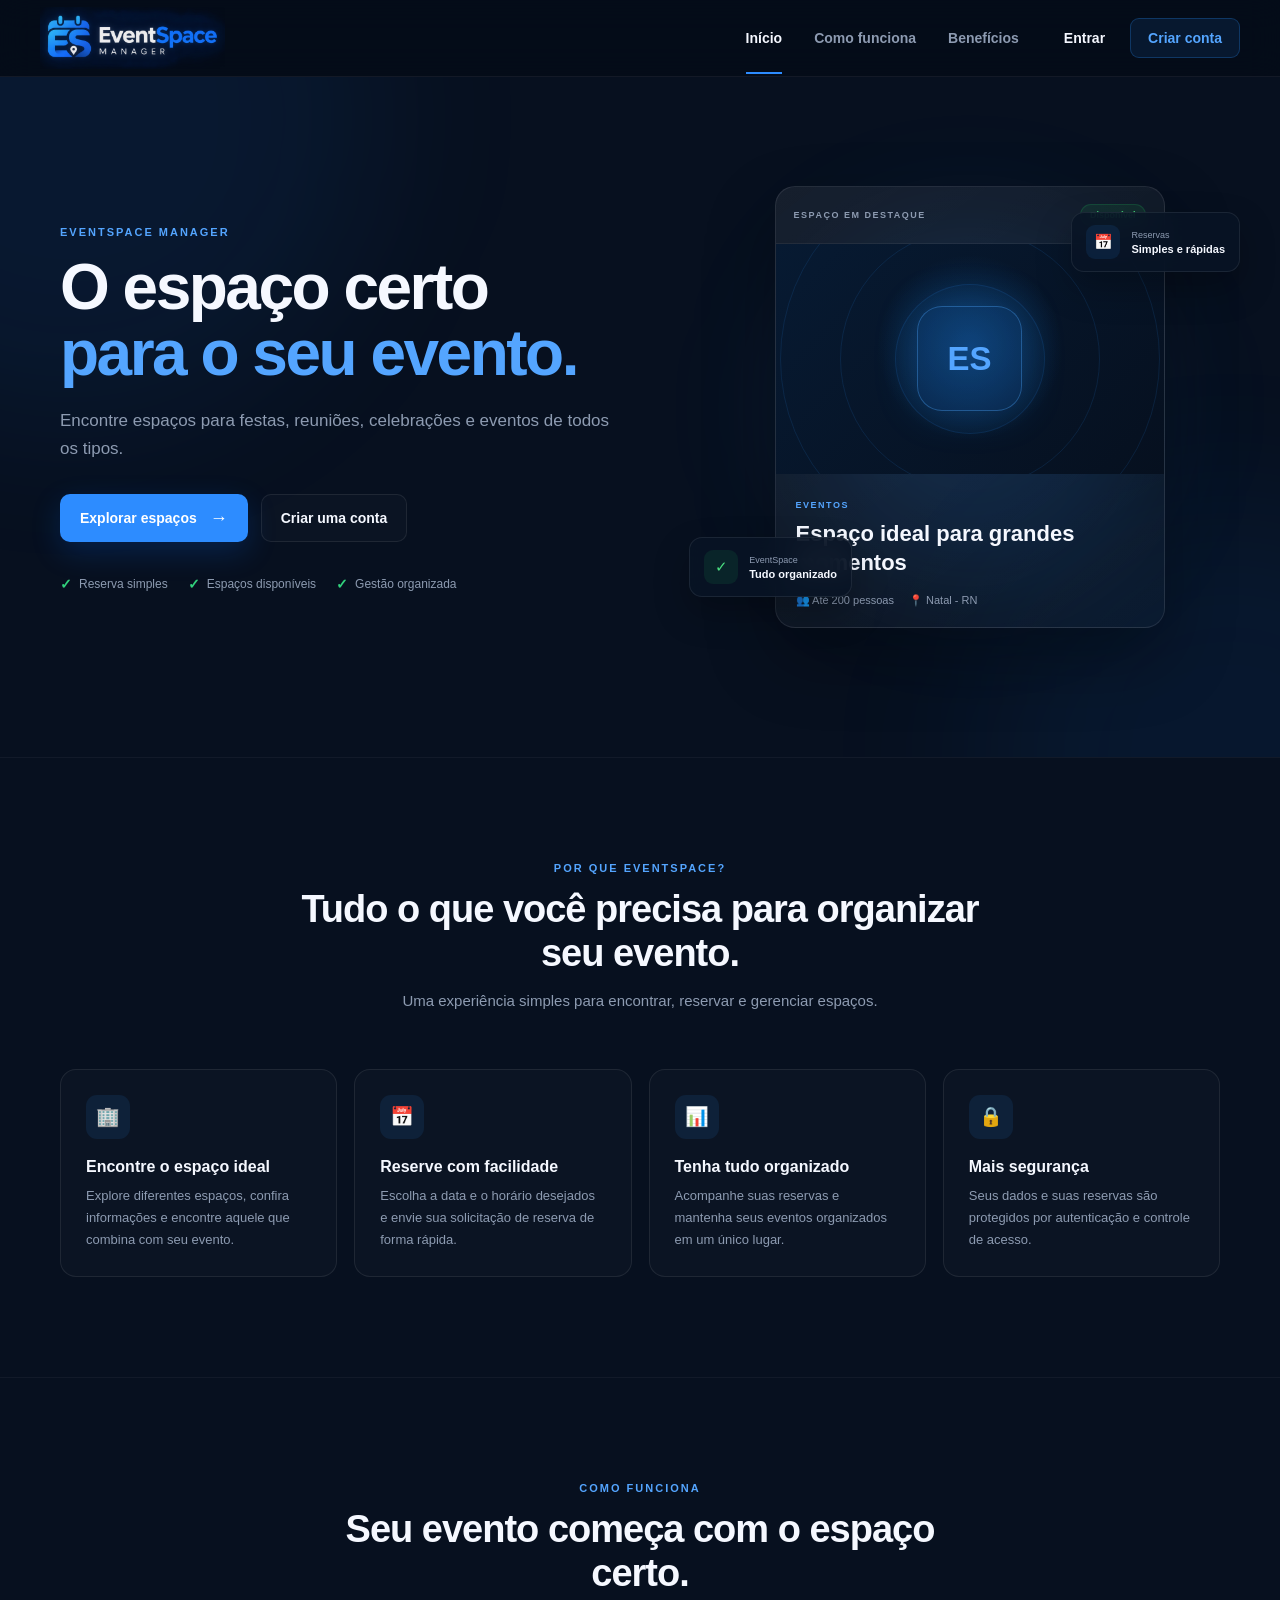
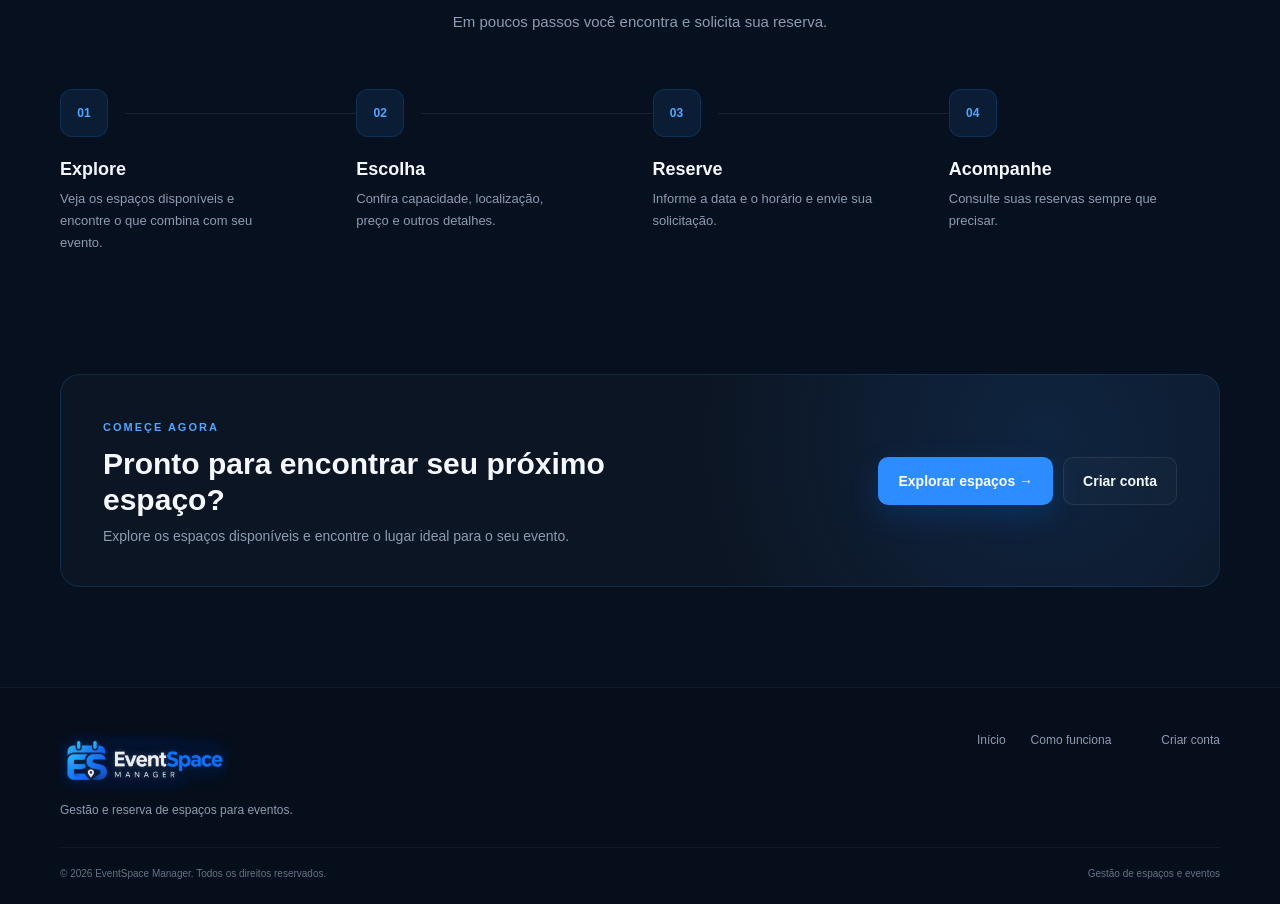
<file: index.html>
<!DOCTYPE html>
<html lang="pt-BR">

<head>

    <meta charset="UTF-8">

    <meta
        name="viewport"
        content="width=device-width, initial-scale=1.0"
    >

    <title>
        EventSpace Manager | Encontre o espaço ideal
    </title>

    <link
        rel="stylesheet"
        href="css/style.css"
    >

    <link
        rel="stylesheet"
        href="css/home.css"
    >

</head>


<body class="pagina-home">


<!-- =========================================
     HEADER
========================================= -->

<header class="home-header">

    <div class="home-header-container">

        <a
            href="index.html"
            class="home-logo"
        >

            <img
                src="img/logo-eventspace.png"
                alt="EventSpace Manager"
            >

        </a>


        <nav class="home-nav">

            <a
                href="#inicio"
                class="home-nav-link ativo"
            >
                Início
            </a>

            <a
                href="#como-funciona"
                class="home-nav-link"
            >
                Como funciona
            </a>

            <a
                href="#beneficios"
                class="home-nav-link"
            >
                Benefícios
            </a>

        </nav>


        <div class="home-header-acoes">

            <a
                href="login.html"
                class="home-login"
            >
                Entrar
            </a>

            <a
                href="cadastro.html"
                class="home-cadastro"
            >
                Criar conta
            </a>

        </div>

    </div>

</header>



<!-- =========================================
     HERO
========================================= -->

<main>

<section
    id="inicio"
    class="home-hero"
>

    <div class="home-container">

        <div class="home-hero-content">

            <span class="home-tag">
                EVENTSPACE MANAGER
            </span>


            <h1>

                O espaço certo
                <br>

                <span>
                    para o seu evento.
                </span>

            </h1>


            <p>

                Encontre espaços para festas,
                reuniões, celebrações e eventos
                de todos os tipos.

            </p>


            <div class="home-hero-acoes">

                <a
                    href="espacos.html"
                    class="home-btn-principal"
                >

                    <span>
                        Explorar espaços
                    </span>

                    <strong>
                        →
                    </strong>

                </a>


                <a
                    href="cadastro.html"
                    class="home-btn-secundario"
                >

                    Criar uma conta

                </a>

            </div>


            <div class="home-confianca">

                <div class="home-confianca-item">

                    <strong>
                        ✓
                    </strong>

                    <span>
                        Reserva simples
                    </span>

                </div>


                <div class="home-confianca-item">

                    <strong>
                        ✓
                    </strong>

                    <span>
                        Espaços disponíveis
                    </span>

                </div>


                <div class="home-confianca-item">

                    <strong>
                        ✓
                    </strong>

                    <span>
                        Gestão organizada
                    </span>

                </div>

            </div>

        </div>



        <!-- VISUAL DO HERO -->

        <div class="home-hero-visual">

            <div class="home-glow"></div>


            <div class="home-visual-card">

                <div class="home-visual-top">

                    <span>
                        ESPAÇO EM DESTAQUE
                    </span>

                    <div class="home-status">
                        Disponível
                    </div>

                </div>


                <div class="home-visual-image">

                    <div class="home-visual-logo">
                        ES
                    </div>

                    <div class="home-visual-decoration decoration-1"></div>

                    <div class="home-visual-decoration decoration-2"></div>

                    <div class="home-visual-decoration decoration-3"></div>

                </div>


                <div class="home-visual-info">

                    <span>
                        EVENTOS
                    </span>

                    <h3>
                        Espaço ideal para
                        grandes momentos
                    </h3>


                    <div class="home-visual-details">

                        <span>
                            👥 Até 200 pessoas
                        </span>

                        <span>
                            📍 Natal - RN
                        </span>

                    </div>

                </div>

            </div>


            <div class="home-floating-card card-calendar">

                <div class="floating-icon">
                    📅
                </div>

                <div>

                    <small>
                        Reservas
                    </small>

                    <strong>
                        Simples e rápidas
                    </strong>

                </div>

            </div>


            <div class="home-floating-card card-check">

                <div class="floating-check">
                    ✓
                </div>

                <div>

                    <small>
                        EventSpace
                    </small>

                    <strong>
                        Tudo organizado
                    </strong>

                </div>

            </div>

        </div>

    </div>

</section>



<!-- =========================================
     BENEFÍCIOS
========================================= -->

<section
    id="beneficios"
    class="home-beneficios"
>

    <div class="home-container">

        <div class="home-section-header">

            <span class="home-tag">
                POR QUE EVENTSPACE?
            </span>

            <h2>
                Tudo o que você precisa
                para organizar seu evento.
            </h2>

            <p>
                Uma experiência simples para encontrar,
                reservar e gerenciar espaços.
            </p>

        </div>


        <div class="home-beneficios-grid">


            <article class="home-beneficio-card">

                <div class="beneficio-icone">
                    🏢
                </div>

                <h3>
                    Encontre o espaço ideal
                </h3>

                <p>
                    Explore diferentes espaços,
                    confira informações e encontre
                    aquele que combina com seu evento.
                </p>

            </article>


            <article class="home-beneficio-card">

                <div class="beneficio-icone">
                    📅
                </div>

                <h3>
                    Reserve com facilidade
                </h3>

                <p>
                    Escolha a data e o horário desejados
                    e envie sua solicitação de reserva
                    de forma rápida.
                </p>

            </article>


            <article class="home-beneficio-card">

                <div class="beneficio-icone">
                    📊
                </div>

                <h3>
                    Tenha tudo organizado
                </h3>

                <p>
                    Acompanhe suas reservas e mantenha
                    seus eventos organizados em um único
                    lugar.
                </p>

            </article>


            <article class="home-beneficio-card">

                <div class="beneficio-icone">
                    🔒
                </div>

                <h3>
                    Mais segurança
                </h3>

                <p>
                    Seus dados e suas reservas são
                    protegidos por autenticação e
                    controle de acesso.
                </p>

            </article>


        </div>

    </div>

</section>



<!-- =========================================
     COMO FUNCIONA
========================================= -->

<section
    id="como-funciona"
    class="home-como-funciona"
>

    <div class="home-container">

        <div class="home-section-header">

            <span class="home-tag">
                COMO FUNCIONA
            </span>

            <h2>
                Seu evento começa
                com o espaço certo.
            </h2>

            <p>
                Em poucos passos você encontra
                e solicita sua reserva.
            </p>

        </div>


        <div class="home-passos">


            <div class="home-passo">

                <div class="passo-numero">
                    01
                </div>

                <div class="passo-linha"></div>

                <h3>
                    Explore
                </h3>

                <p>
                    Veja os espaços disponíveis
                    e encontre o que combina
                    com seu evento.
                </p>

            </div>


            <div class="home-passo">

                <div class="passo-numero">
                    02
                </div>

                <div class="passo-linha"></div>

                <h3>
                    Escolha
                </h3>

                <p>
                    Confira capacidade, localização,
                    preço e outros detalhes.
                </p>

            </div>


            <div class="home-passo">

                <div class="passo-numero">
                    03
                </div>

                <div class="passo-linha"></div>

                <h3>
                    Reserve
                </h3>

                <p>
                    Informe a data e o horário
                    e envie sua solicitação.
                </p>

            </div>


            <div class="home-passo">

                <div class="passo-numero">
                    04
                </div>

                <h3>
                    Acompanhe
                </h3>

                <p>
                    Consulte suas reservas
                    sempre que precisar.
                </p>

            </div>


        </div>

    </div>

</section>



<!-- =========================================
     CHAMADA FINAL
========================================= -->

<section class="home-cta">

    <div class="home-container">

        <div class="home-cta-box">

            <div>

                <span class="home-tag">
                    COMEÇE AGORA
                </span>

                <h2>
                    Pronto para encontrar
                    seu próximo espaço?
                </h2>

                <p>
                    Explore os espaços disponíveis
                    e encontre o lugar ideal para
                    o seu evento.
                </p>

            </div>


            <div class="home-cta-acoes">

                <a
                    href="espacos.html"
                    class="home-btn-principal"
                >
                    Explorar espaços →
                </a>

                <a
                    href="cadastro.html"
                    class="home-btn-secundario"
                >
                    Criar conta
                </a>

            </div>

        </div>

    </div>

</section>

</main>



<!-- =========================================
     FOOTER
========================================= -->

<footer class="home-footer">

    <div class="home-container">

        <div class="home-footer-content">

            <div class="home-footer-brand">

                <img
                    src="img/logo-eventspace.png"
                    alt="EventSpace Manager"
                >

                <p>
                    Gestão e reserva de espaços
                    para eventos.
                </p>

            </div>


            <div class="home-footer-links">

                <a href="#inicio">
                    Início
                </a>

                <a href="#como-funciona">
                    Como funciona
                </a>

                <a href="login.html"
                    Entrar
                
                </a>

                <a href="cadastro.html">
                    Criar conta
                </a>

            </div>

        </div>


        <div class="home-footer-bottom">

            <span>
                © 2026 EventSpace Manager.
                Todos os direitos reservados.
            </span>

            <span>
                Gestão de espaços e eventos
            </span>

        </div>

    </div>

</footer>


</body>

</html>
</file>
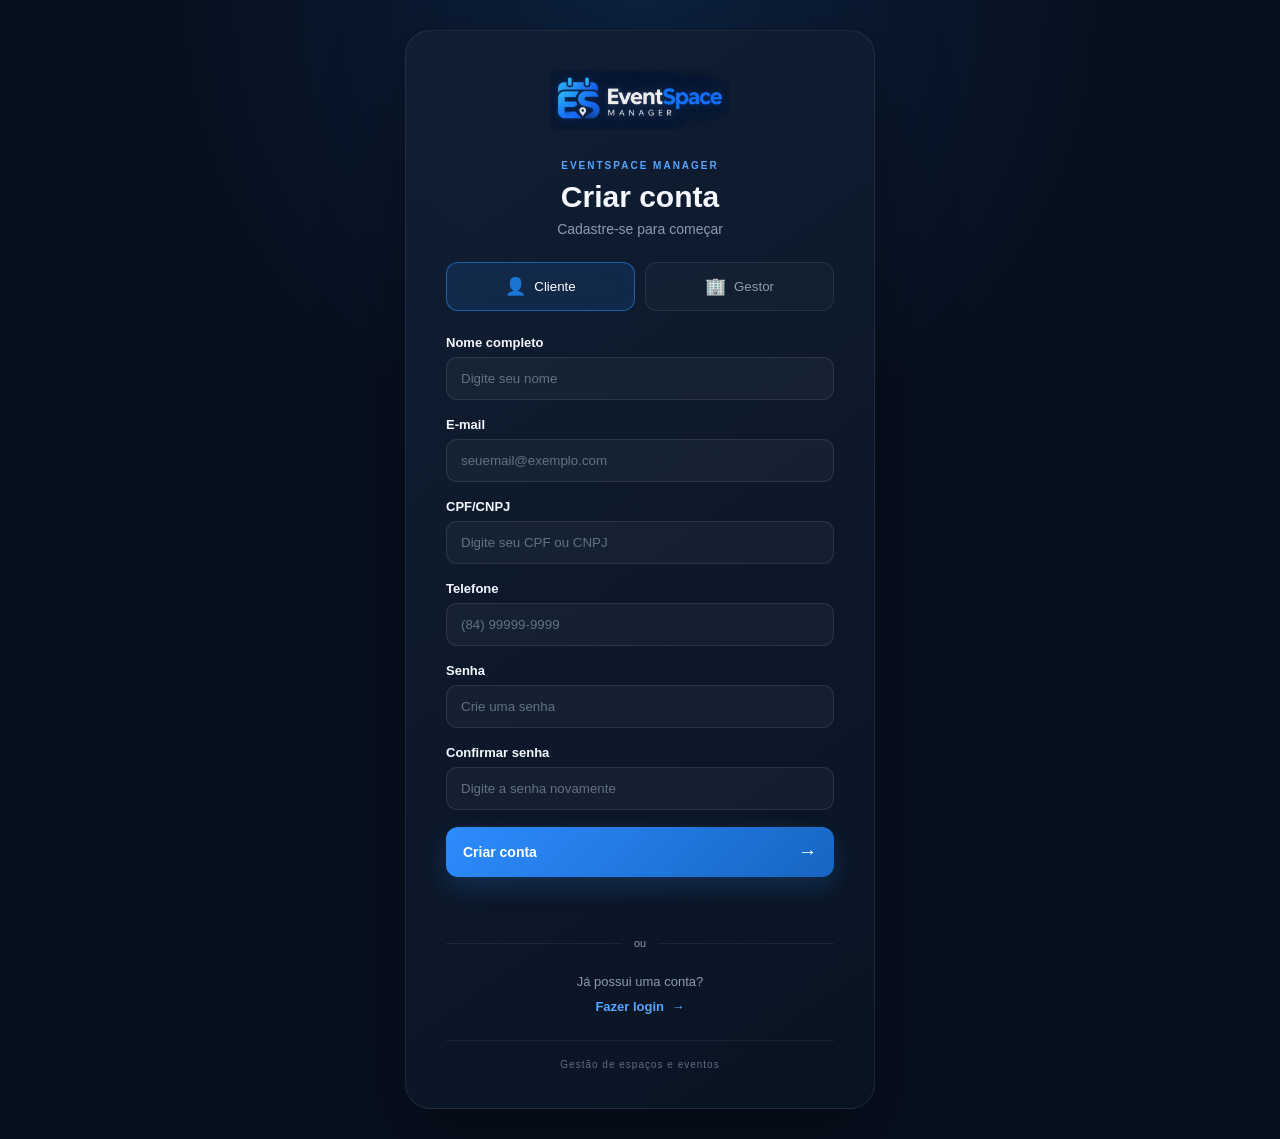
<file: cadastro.html>
<!DOCTYPE html>
<html lang="pt-BR">

<head>

    <meta charset="UTF-8">

    <meta
        name="viewport"
        content="width=device-width, initial-scale=1.0"
    >

    <title>Cadastro | EventSpace Manager</title>

    <link
        rel="stylesheet"
        href="css/style.css"
    >

</head>

<body class="pagina-autenticacao">

    <main class="auth-container">

        <section class="auth-card cadastro-card">

            <div class="logo-auth">

                <img
                    src="img/logo-eventspace.png"
                    alt="EventSpace Manager"
                >

            </div>


            <div class="auth-header">

                <span class="auth-tag">
                    EVENTSPACE MANAGER
                </span>

                <h1>
                    Criar conta
                </h1>

                <p>
                    Cadastre-se para começar
                </p>

            </div>


            <div class="tipo-usuario">

                <button
                    type="button"
                    id="btnCliente"
                    class="tipo-btn ativo"
                >

                    <span class="tipo-icone">
                        👤
                    </span>

                    <span>
                        Cliente
                    </span>

                </button>


                <button
                    type="button"
                    id="btnGestor"
                    class="tipo-btn"
                >

                    <span class="tipo-icone">
                        🏢
                    </span>

                    <span>
                        Gestor
                    </span>

                </button>

            </div>


            <form id="formCadastro">

                <div class="campo">

                    <label for="nome">
                        Nome completo
                    </label>

                    <input
                        type="text"
                        id="nome"
                        placeholder="Digite seu nome"
                        required
                    >

                </div>


                <div class="campo">

                    <label for="email">
                        E-mail
                    </label>

                    <input
                        type="email"
                        id="email"
                        placeholder="seuemail@exemplo.com"
                        required
                    >

                </div>


                <div class="campo">

                    <label for="documento">
                        CPF/CNPJ
                    </label>

                    <input
                        type="text"
                        id="documento"
                        placeholder="Digite seu CPF ou CNPJ"
                        required
                    >

                </div>


                <div class="campo">

                    <label for="telefone">
                        Telefone
                    </label>

                    <input
                        type="tel"
                        id="telefone"
                        placeholder="(84) 99999-9999"
                        required
                    >

                </div>


                <div class="campo">

                    <label for="senha">
                        Senha
                    </label>

                    <input
                        type="password"
                        id="senha"
                        placeholder="Crie uma senha"
                        minlength="6"
                        required
                    >

                </div>


                <div class="campo">

                    <label for="confirmarSenha">
                        Confirmar senha
                    </label>

                    <input
                        type="password"
                        id="confirmarSenha"
                        placeholder="Digite a senha novamente"
                        minlength="6"
                        required
                    >

                </div>


                <button
                    type="submit"
                    class="btn-principal"
                >

                    <span>
                        Criar conta
                    </span>

                    <strong>
                        →
                    </strong>

                </button>


                <p
                    id="mensagem"
                    class="mensagem"
                ></p>

            </form>


            <div class="separador">
                <span>ou</span>
            </div>


            <div class="auth-footer">

                <p>
                    Já possui uma conta?
                </p>

                <a href="index.html">
                    Fazer login
                    <span>→</span>
                </a>

            </div>


            <div class="auth-bottom">
                Gestão de espaços e eventos
            </div>

        </section>

    </main>


    <script src="js/cadastro.js"></script>

</body>

</html>
</file>
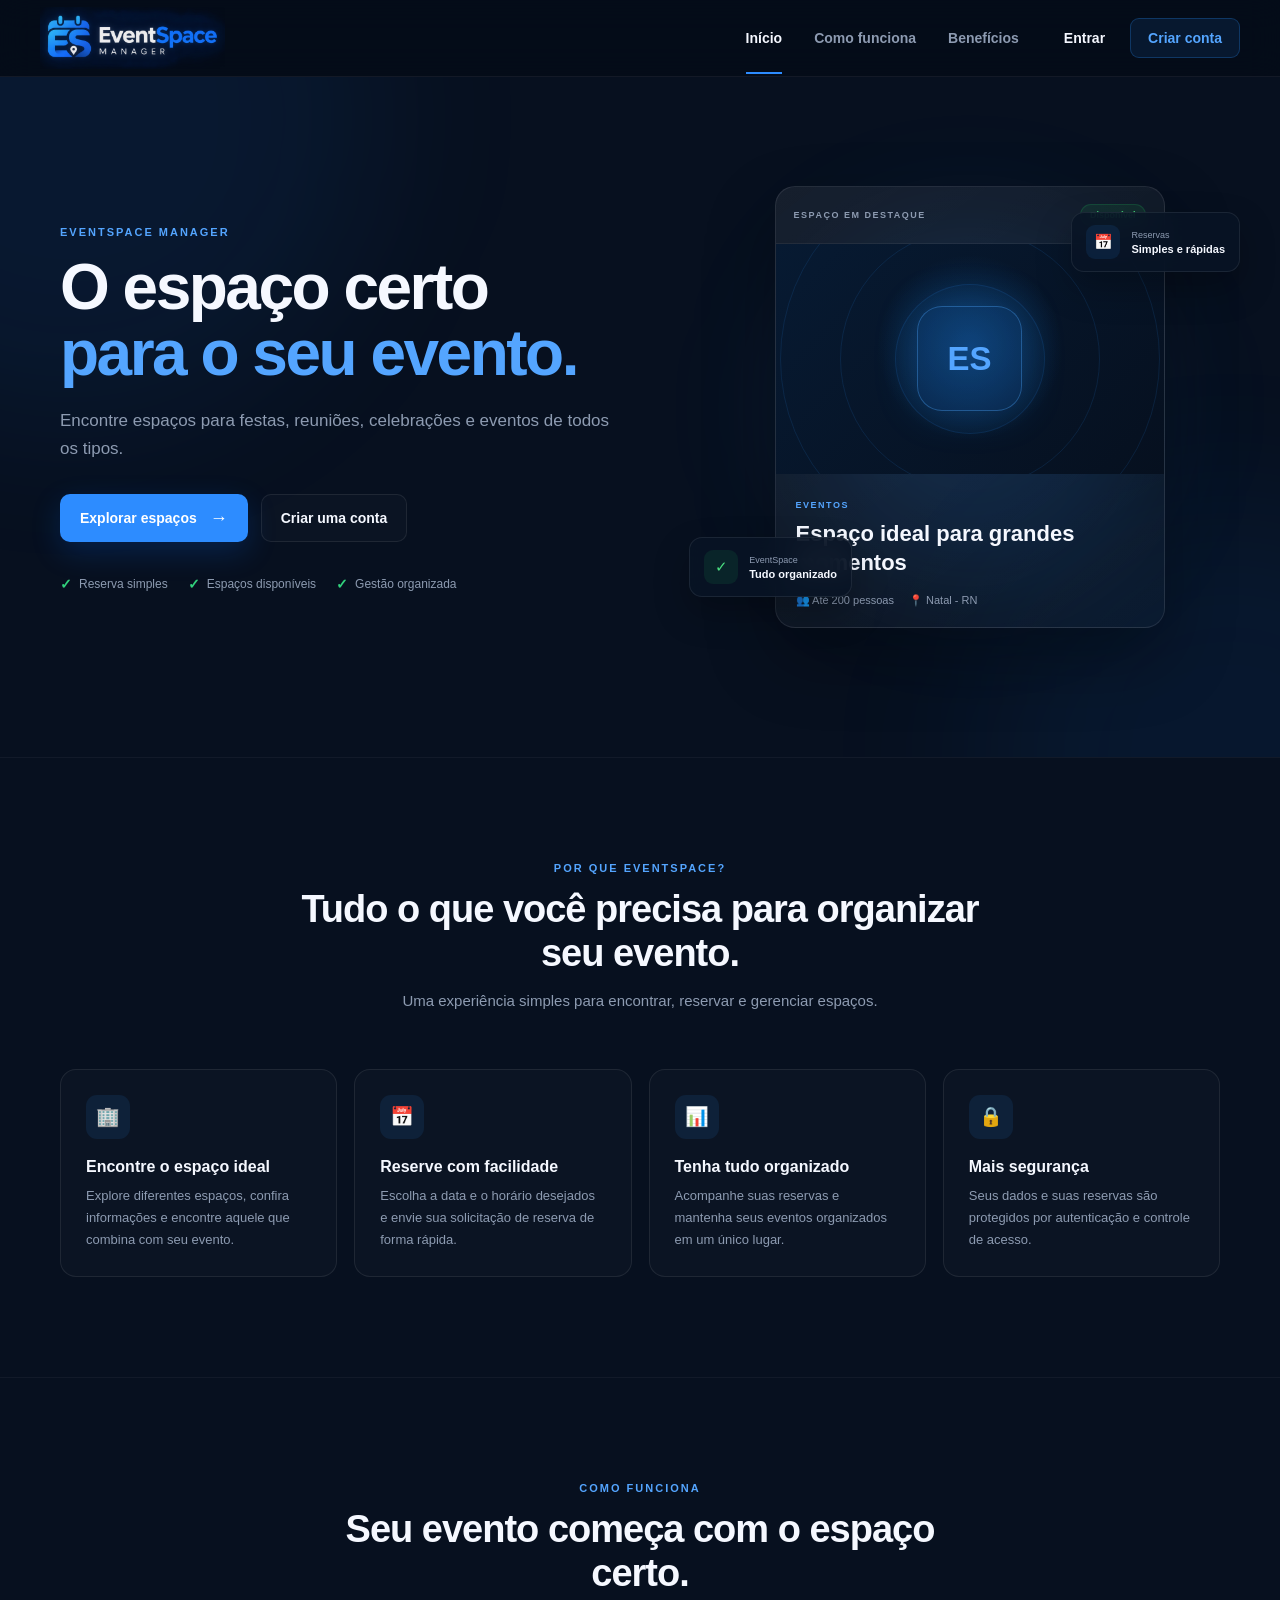
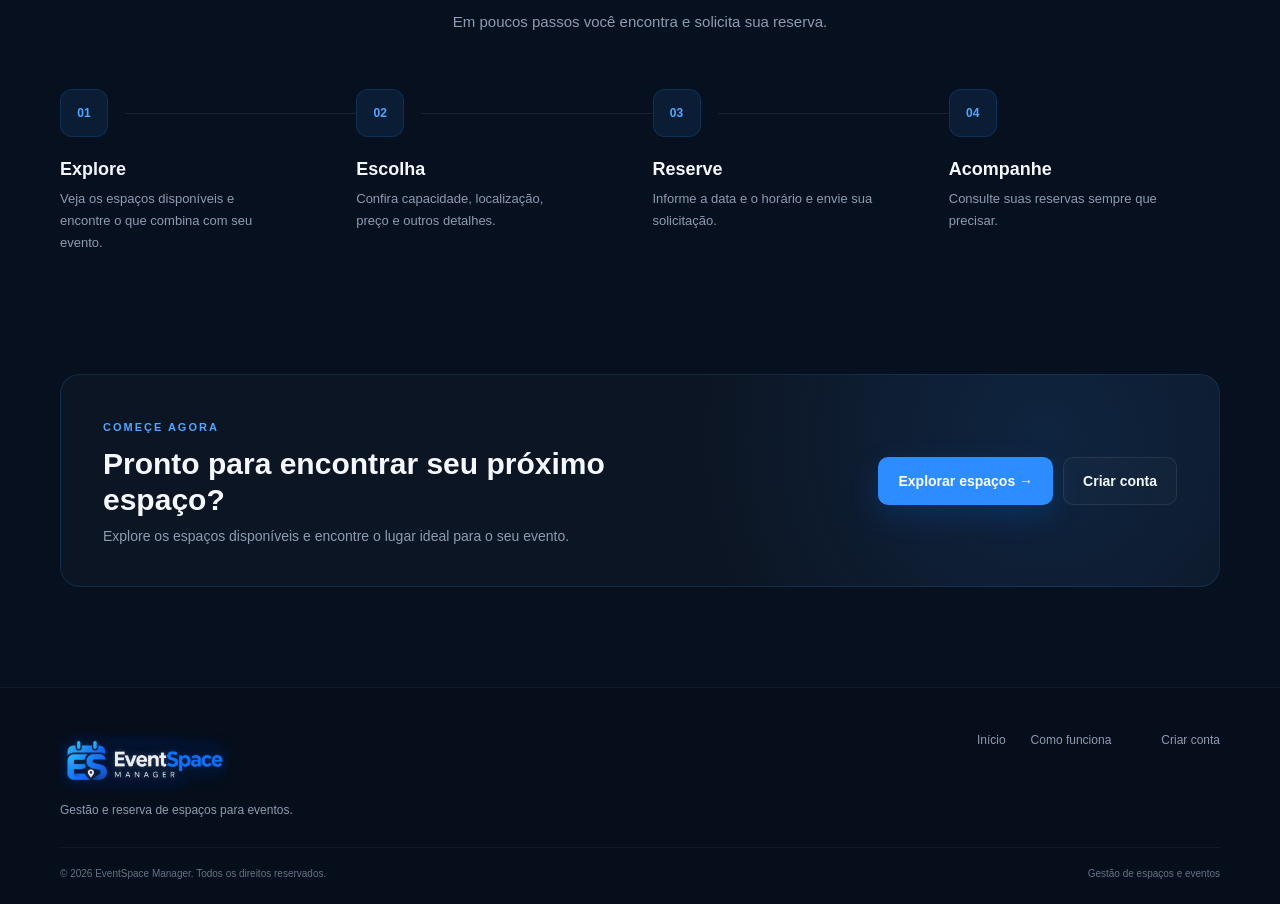
<file: detalhes-espaco.html>
<!DOCTYPE html>
<html lang="pt-BR">

<head>

    <meta charset="UTF-8">

    <meta
        name="viewport"
        content="width=device-width, initial-scale=1.0"
    >

    <title>Detalhes do Espaço | EventSpace Manager</title>

    <link
        rel="stylesheet"
        href="css/style.css"
    >

</head>


<body class="pagina-detalhes">


<header class="topo">

    <a
        href="espacos.html"
        class="topo-logo"
    >

        <img
            src="img/logo-eventspace.png"
            alt="EventSpace Manager"
        >

    </a>


    <nav class="menu">

        <a
            href="espacos.html"
            class="menu-link"
        >
            Explorar espaços
        </a>

        <a
            href="minhas-reservas.html"
            class="menu-link"
        >
            Minhas reservas
        </a>

    </nav>


    <div class="usuario-menu">

        <div class="avatar-usuario">
            👤
        </div>

        <div class="dados-usuario">

            <span>
                Olá,
            </span>

            <strong id="nomeUsuario">
                Usuário
            </strong>

        </div>


        <button
            id="btnSair"
            type="button"
            class="btn-sair"
        >
            Sair
        </button>

    </div>

</header>



<main class="conteudo-detalhes">


    <div class="voltar-container">

        <a
            href="espacos.html"
            class="btn-voltar"
        >
            ← Voltar para espaços
        </a>

    </div>



    <section
        id="detalhesEspaco"
        class="detalhes-layout"
    >


        <div class="detalhes-carregando">

            <div class="spinner"></div>

            <p>
                Carregando informações do espaço...
            </p>

        </div>


    </section>



    <div
        id="mensagem"
        class="mensagem"
    ></div>


</main>



<script src="js/detalhes-espaco.js"></script>

</body>

</html>
</file>
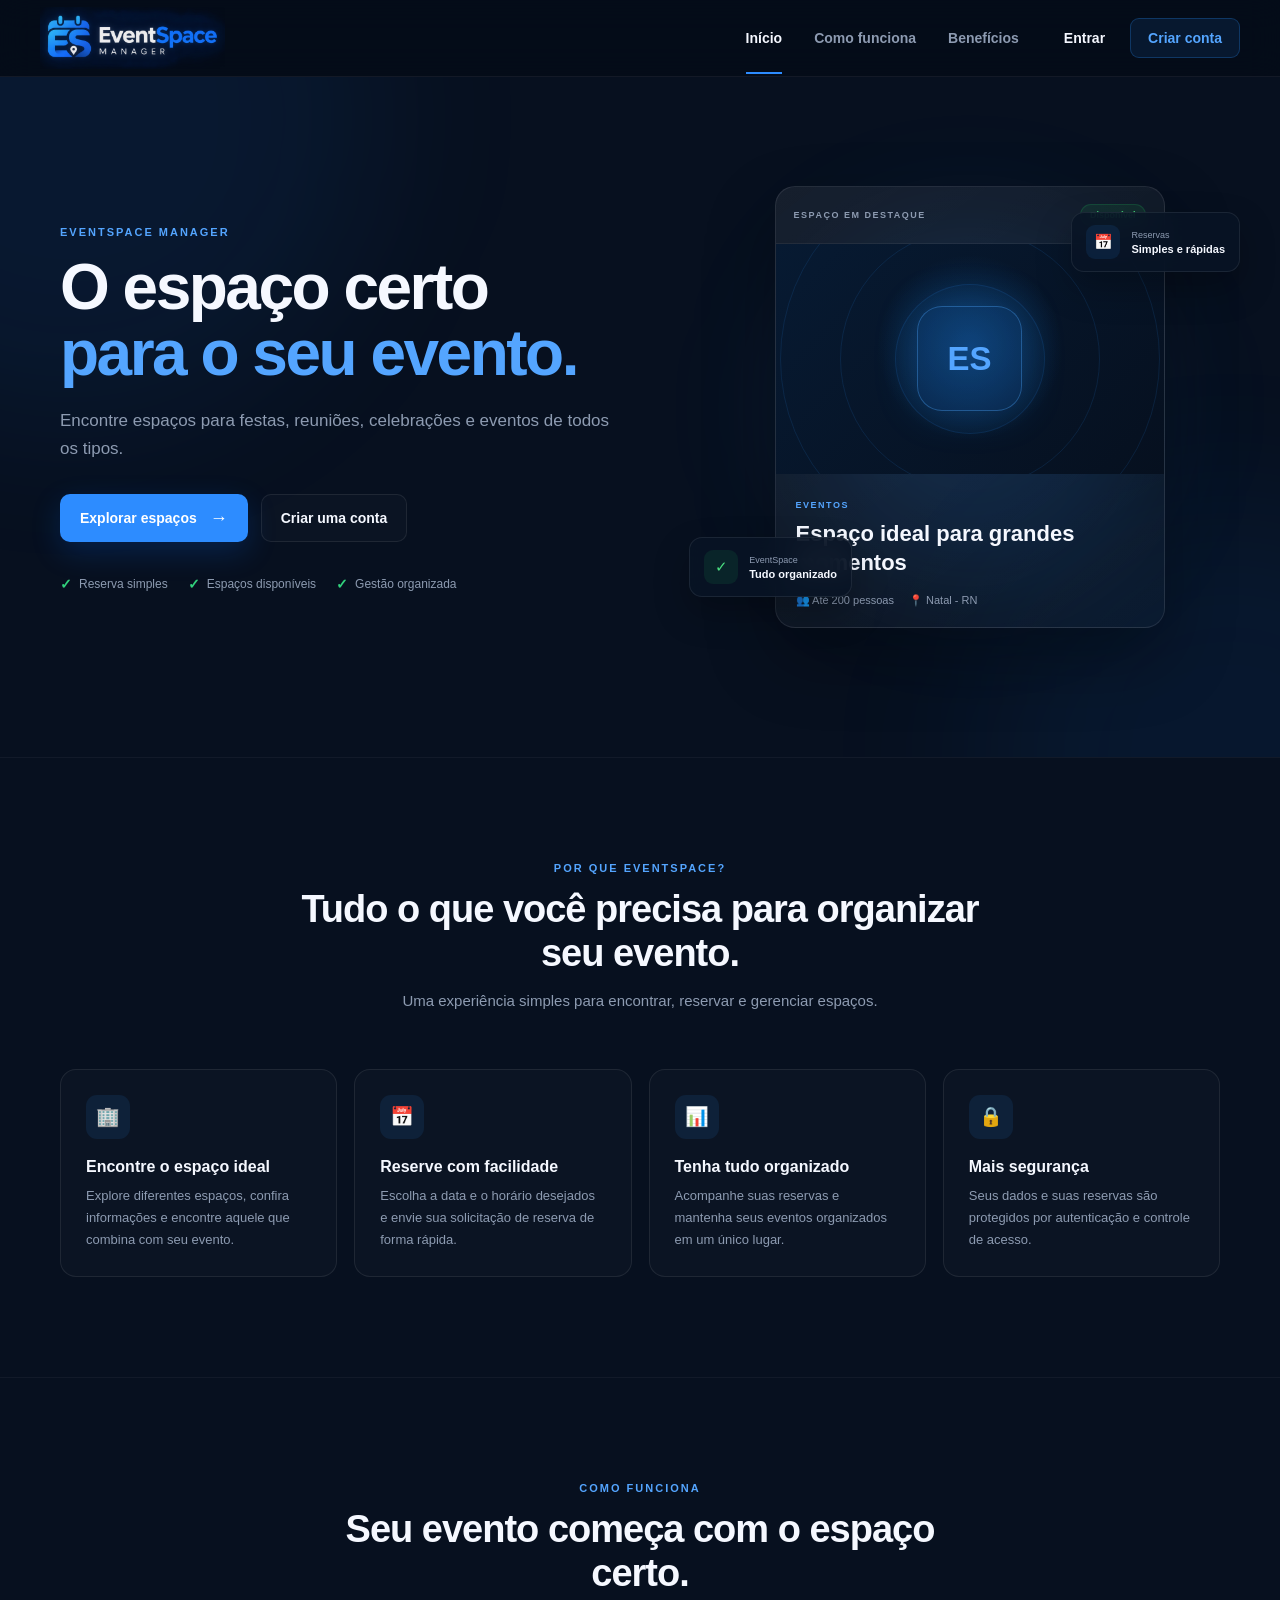
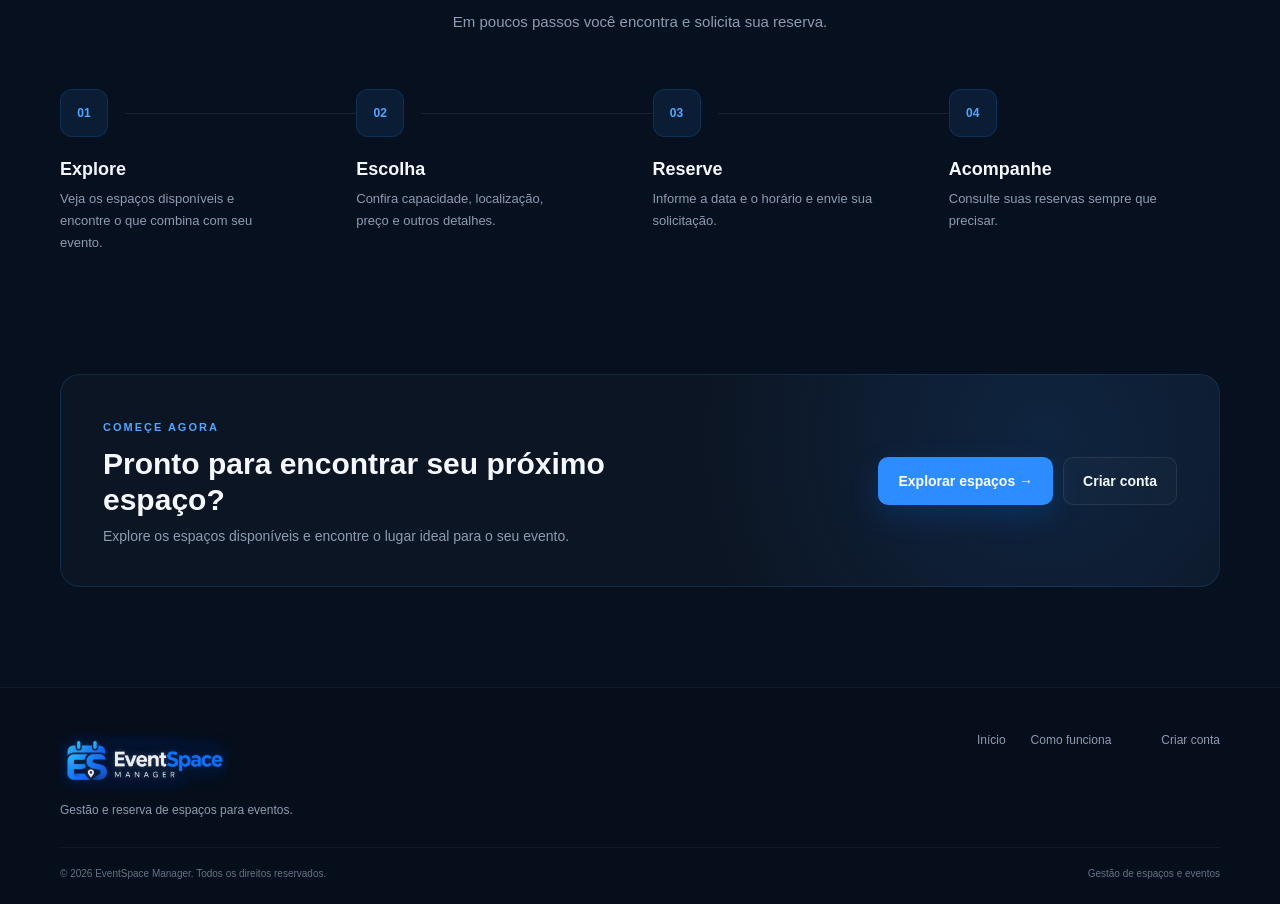
<file: espacos.html>
<!DOCTYPE html>
<html lang="pt-BR">

<head>

    <meta charset="UTF-8">

    <meta
        name="viewport"
        content="width=device-width, initial-scale=1.0"
    >

    <title>Explorar Espaços | EventSpace Manager</title>

    <link
        rel="stylesheet"
        href="css/style.css"
    >

</head>

<body class="pagina-espacos">


<header class="topo">

    <a
        href="espacos.html"
        class="topo-logo"
    >

        <img
            src="img/logo-eventspace.png"
            alt="EventSpace Manager"
        >

    </a>


    <nav class="menu">

        <a
            href="espacos.html"
            class="menu-link menu-ativo"
        >
            Explorar espaços
        </a>

        <a
            href="minhas-reservas.html"
            class="menu-link"
        >
            Minhas reservas
        </a>

    </nav>


    <div class="usuario-menu">

        <div class="avatar-usuario">
            👤
        </div>

        <div class="dados-usuario">

            <span>
                Olá,
            </span>

            <strong id="nomeUsuario">
                Usuário
            </strong>

        </div>


        <button
            id="btnSair"
            type="button"
            class="btn-sair"
        >
            Sair
        </button>

    </div>

</header>



<main class="conteudo-espacos">


    <section class="hero-espacos">

        <div class="hero-conteudo">

            <span class="hero-tag">
                EVENTSPACE MANAGER
            </span>

            <h1>
                Encontre o espaço
                <br>
                ideal para seu evento.
            </h1>

            <p>
                Explore espaços disponíveis,
                veja detalhes e faça sua reserva
                de forma simples e segura.
            </p>

        </div>


        <div class="hero-decoration">

            <div class="hero-circle hero-circle-1"></div>

            <div class="hero-circle hero-circle-2"></div>

            <div class="hero-card-decoration">

                <span>
                    ES
                </span>

            </div>

        </div>

    </section>



    <section class="lista-section">


        <div class="titulo-lista">

            <div>

                <span class="section-tag">
                    CATÁLOGO
                </span>

                <h2>
                    Espaços disponíveis
                </h2>

                <p id="contadorEspacos">
                    Carregando espaços...
                </p>

            </div>


            <button
                type="button"
                id="btnAtualizar"
                class="btn-atualizar"
            >

                <span>
                    ↻
                </span>

                Atualizar

            </button>

        </div>



        <div
            id="listaEspacos"
            class="lista-espacos"
        >

            <div class="carregando">

                <div class="spinner"></div>

                <p>
                    Carregando espaços...
                </p>

            </div>

        </div>


        <div
            id="mensagem"
            class="mensagem"
        ></div>


    </section>

</main>



<script src="js/espacos.js"></script>

</body>

</html>
</file>
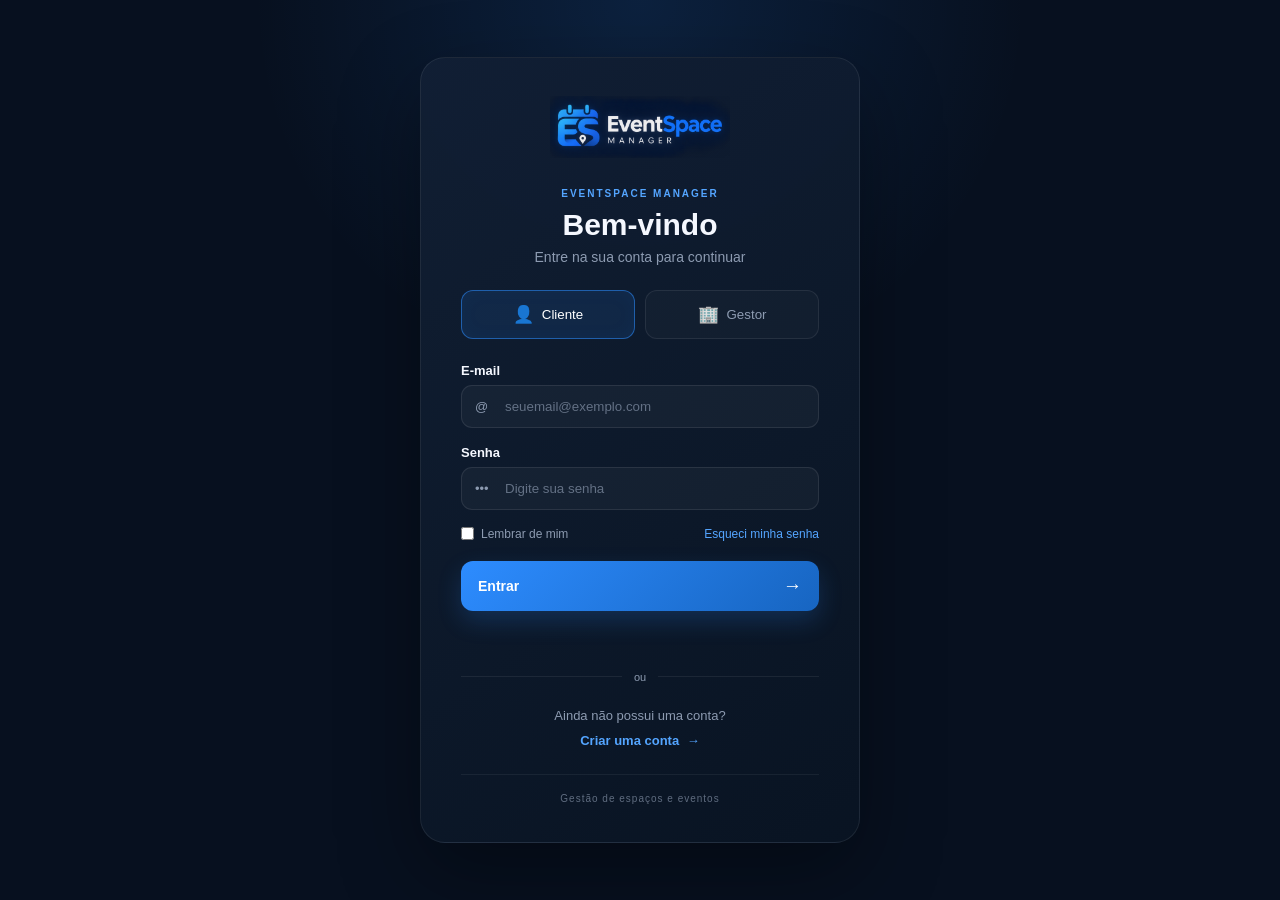
<file: login.html>
<!DOCTYPE html>
<html lang="pt-BR">

<head>
    <meta charset="UTF-8">

    <meta
        name="viewport"
        content="width=device-width, initial-scale=1.0"
    >

    <title>Login | EventSpace Manager</title>

    <link
        rel="stylesheet"
        href="css/style.css"
    >
</head>

<body class="pagina-autenticacao">

    <main class="auth-container">

        <section class="auth-card">

            <div class="logo-auth">
                <img
                    src="img/logo-eventspace.png"
                    alt="EventSpace Manager"
                >
            </div>

            <div class="auth-header">

                <span class="auth-tag">
                    EVENTSPACE MANAGER
                </span>

                <h1>
                    Bem-vindo
                </h1>

                <p>
                    Entre na sua conta para continuar
                </p>

            </div>


            <div class="tipo-usuario">

                <button
                    type="button"
                    id="btnCliente"
                    class="tipo-btn ativo"
                >
                    <span class="tipo-icone">👤</span>

                    <span>
                        Cliente
                    </span>
                </button>


                <button
                    type="button"
                    id="btnGestor"
                    class="tipo-btn"
                >
                    <span class="tipo-icone">🏢</span>

                    <span>
                        Gestor
                    </span>
                </button>

            </div>


            <form id="loginForm">

                <div class="campo">

                    <label
                        for="identificador"
                        id="labelIdentificador"
                    >
                        E-mail
                    </label>

                    <div class="input-wrapper">

                        <span class="input-icone">
                            @
                        </span>

                        <input
                            type="email"
                            id="identificador"
                            placeholder="seuemail@exemplo.com"
                            required
                        >

                    </div>

                </div>


                <div class="campo">

                    <label for="senha">
                        Senha
                    </label>

                    <div class="input-wrapper">

                        <span class="input-icone">
                            •••
                        </span>

                        <input
                            type="password"
                            id="senha"
                            placeholder="Digite sua senha"
                            required
                        >

                    </div>

                </div>


                <div class="opcoes-login">

                    <label class="lembrar">

                        <input
                            type="checkbox"
                            id="lembrar"
                        >

                        <span>
                            Lembrar de mim
                        </span>

                    </label>


                    <a href="#">
                        Esqueci minha senha
                    </a>

                </div>


                <button
                    type="submit"
                    class="btn-principal"
                >

                    <span>
                        Entrar
                    </span>

                    <strong>
                        →
                    </strong>

                </button>


                <p
                    id="mensagem"
                    class="mensagem"
                ></p>

            </form>


            <div class="separador">
                <span>ou</span>
            </div>


            <div class="auth-footer">

                <p>
                    Ainda não possui uma conta?
                </p>

                <a href="cadastro.html">
                    Criar uma conta
                    <span>→</span>
                </a>

            </div>


            <div class="auth-bottom">
                Gestão de espaços e eventos
            </div>

        </section>

    </main>


    <script src="js/login.js"></script>

</body>

</html>
</file>
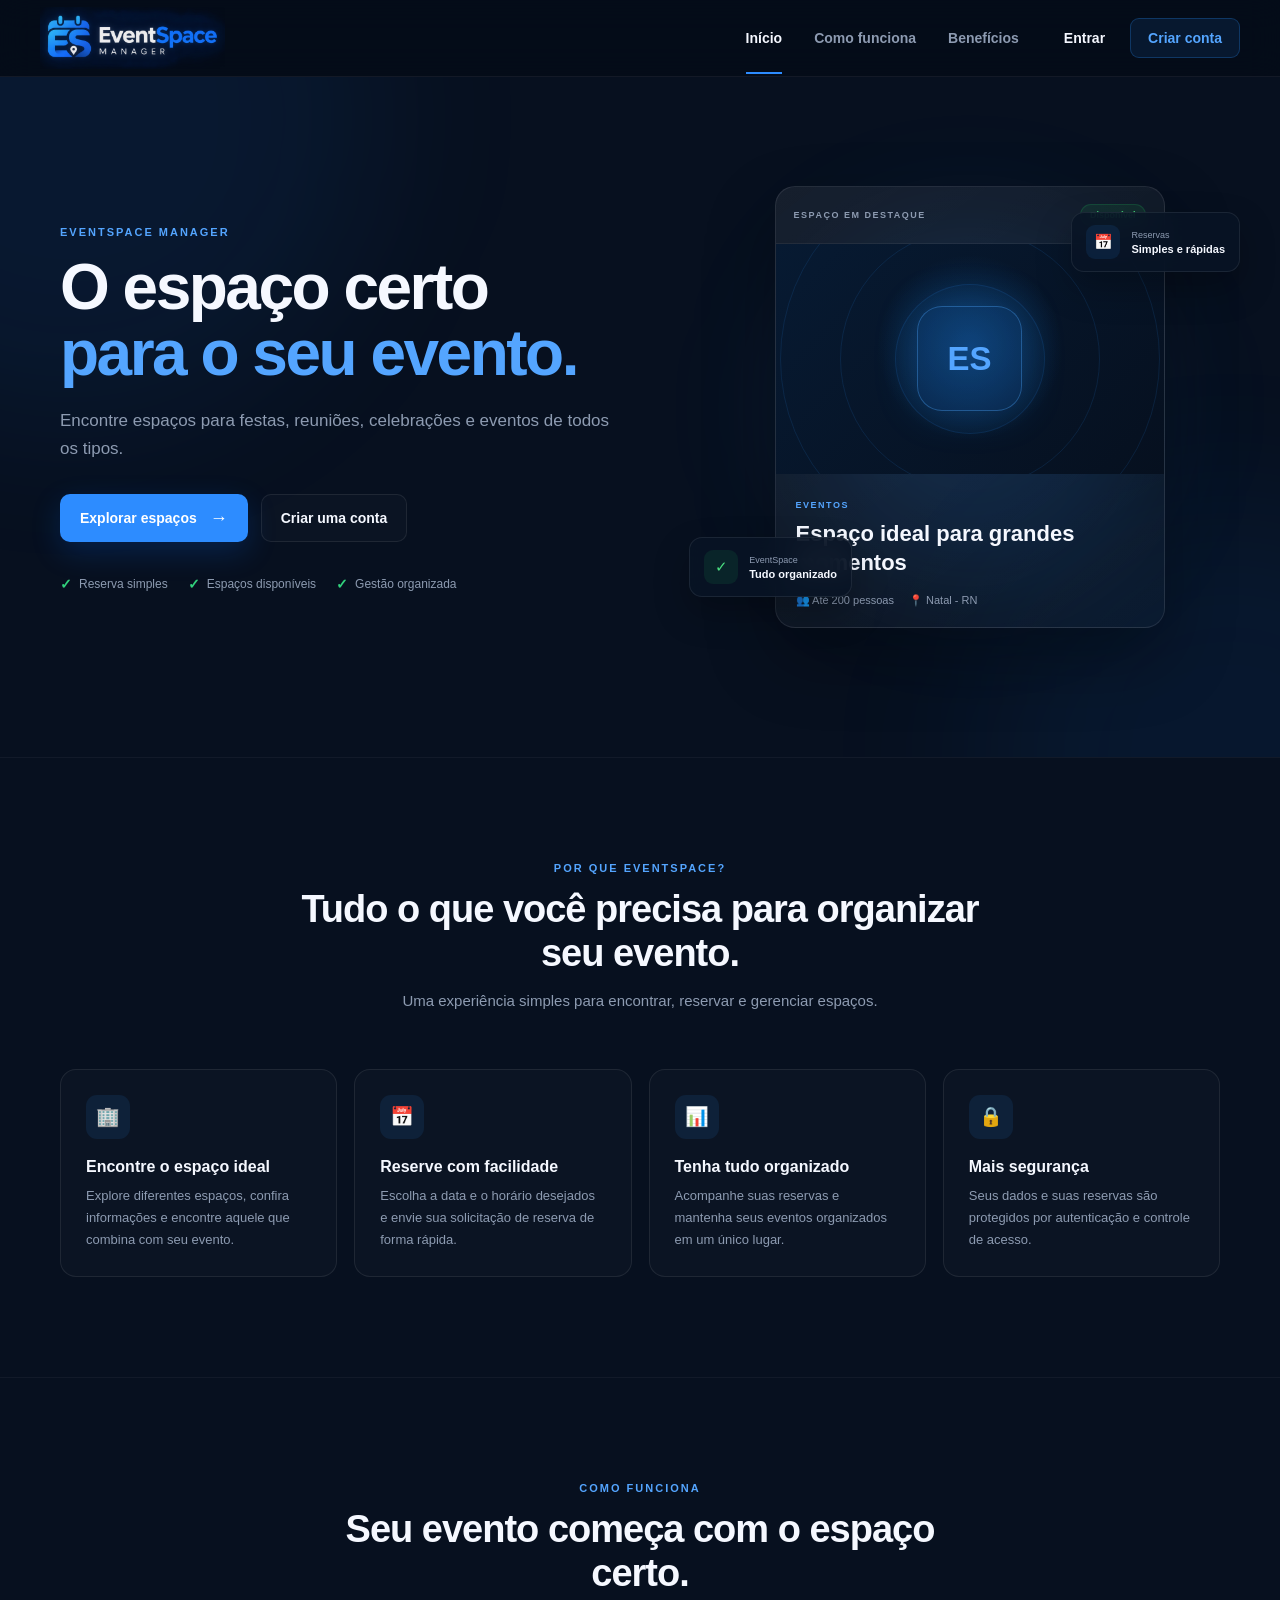
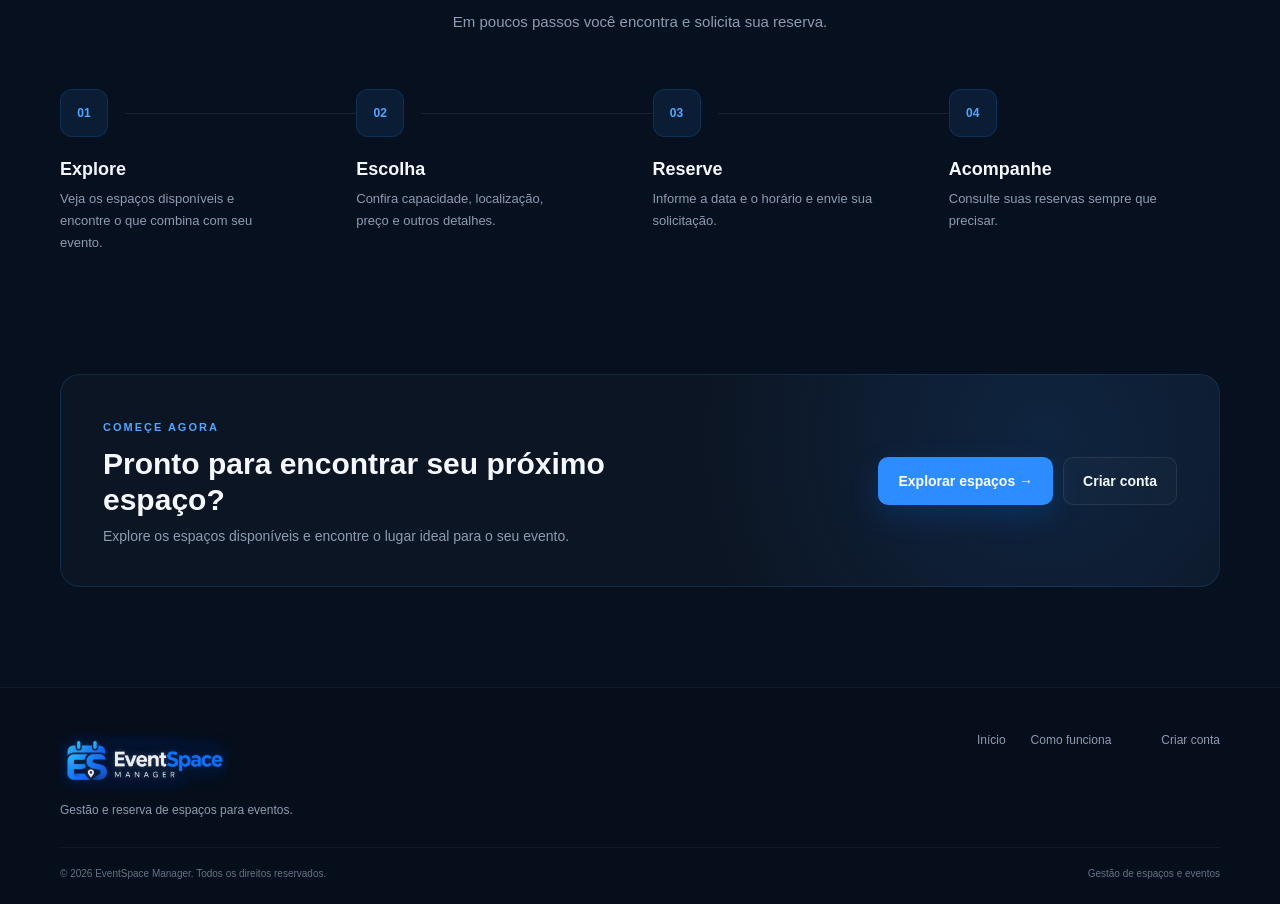
<file: minhas-reservas.html>
<!DOCTYPE html>
<html lang="pt-BR">

<head>
    <meta charset="UTF-8">

    <meta
        name="viewport"
        content="width=device-width, initial-scale=1.0"
    >

    <title>Minhas Reservas | EventSpace Manager</title>

    <link
        rel="stylesheet"
        href="css/style.css"
    >
</head>

<body class="pagina-reservas">

<header class="topo">

    <a
        href="espacos.html"
        class="topo-logo"
    >
        <img
            src="img/logo-eventspace.png"
            alt="EventSpace Manager"
        >
    </a>

    <nav class="menu">

        <a
            href="espacos.html"
            class="menu-link"
        >
            Explorar espaços
        </a>

        <a
            href="minhas-reservas.html"
            class="menu-link menu-ativo"
        >
            Minhas reservas
        </a>

    </nav>

    <div class="usuario-menu">

        <div class="avatar-usuario">
            👤
        </div>

        <div class="dados-usuario">

            <span>
                Olá,
            </span>

            <strong id="nomeUsuario">
                Usuário
            </strong>

        </div>

        <button
            id="btnSair"
            type="button"
            class="btn-sair"
        >
            Sair
        </button>

    </div>

</header>


<main class="conteudo-reservas">

    <section class="cabecalho-reservas">

        <div>

            <span class="section-tag">
                EVENTSPACE MANAGER
            </span>

            <h1>
                Minhas reservas
            </h1>

            <p>
                Acompanhe suas reservas e consulte
                os detalhes dos seus eventos.
            </p>

        </div>

        <a
            href="espacos.html"
            class="btn-nova-reserva"
        >
            + Nova reserva
        </a>

    </section>


    <section class="lista-reservas-section">

        <div class="titulo-reservas">

            <div>

                <span class="section-tag">
                    RESERVAS
                </span>

                <h2>
                    Minhas solicitações
                </h2>

                <p id="contadorReservas">
                    Carregando reservas...
                </p>

            </div>

            <button
                type="button"
                id="btnAtualizarReservas"
                class="btn-atualizar"
            >
                <span>↻</span>
                Atualizar
            </button>

        </div>


        <div
            id="listaReservas"
            class="lista-reservas"
        >

            <div class="carregando">

                <div class="spinner"></div>

                <p>
                    Carregando suas reservas...
                </p>

            </div>

        </div>


        <div
            id="mensagem"
            class="mensagem"
        ></div>

    </section>

</main>


<script src="js/minhas-reservas.js"></script>

</body>

</html>
</file>
<file: css/style.css>
/* =========================================================
   EVENTSPACE MANAGER
   STYLE.CSS COMPLETO
   ========================================================= */


/* =========================================================
   VARIÁVEIS
   ========================================================= */

:root {

    --bg-main: #07101f;
    --bg-card: #0d192b;
    --bg-card-light: #111f34;

    --blue: #2d8cff;
    --blue-light: #54a5ff;
    --blue-dark: #1765c1;

    --text-main: #f5f8ff;
    --text-muted: #8d9bb1;

    --border:
        rgba(255, 255, 255, 0.08);

    --success: #35d27c;
    --danger: #ff6d75;

    --radius: 18px;

    --shadow:
        0 20px 60px
        rgba(0, 0, 0, 0.25);
}


/* =========================================================
   RESET
   ========================================================= */

* {
    margin: 0;
    padding: 0;
    box-sizing: border-box;
}


html {
    scroll-behavior: smooth;
}


body {

    min-height: 100vh;

    font-family:
        Inter,
        Arial,
        Helvetica,
        sans-serif;

    color: var(--text-main);

    background:
        radial-gradient(
            circle at 10% 0%,
            rgba(45, 140, 255, 0.10),
            transparent 30%
        ),
        radial-gradient(
            circle at 90% 100%,
            rgba(45, 140, 255, 0.07),
            transparent 30%
        ),
        var(--bg-main);
}


button,
input {
    font-family: inherit;
}


button {
    cursor: pointer;
}


a {
    color: inherit;
}


/* =========================================================
   MENSAGENS
   ========================================================= */

.mensagem {

    min-height: 20px;

    margin-top: 15px;

    text-align: center;

    font-size: 13px;

    color: var(--text-muted);
}


.mensagem.sucesso {
    color: var(--success);
}


.mensagem.erro {
    color: var(--danger);
}


/* =========================================================
   PÁGINAS DE AUTENTICAÇÃO
   LOGIN + CADASTRO
   ========================================================= */

.pagina-autenticacao {

    min-height: 100vh;

    display: flex;

    align-items: center;
    justify-content: center;

    padding: 30px 15px;

    background:
        radial-gradient(
            circle at 50% 0%,
            rgba(45, 140, 255, 0.14),
            transparent 35%
        ),
        var(--bg-main);
}


.auth-container {
    width: 100%;

    display: flex;

    justify-content: center;
}


.auth-card {

    width: 100%;

    max-width: 440px;

    padding: 38px 40px;

    border:
        1px solid
        var(--border);

    border-radius: 25px;

    background:
        linear-gradient(
            145deg,
            rgba(17, 31, 52, 0.98),
            rgba(9, 20, 35, 0.98)
        );

    box-shadow:
        0 30px 80px
        rgba(0, 0, 0, 0.35);
}


.cadastro-card {
    max-width: 470px;
}


/* =========================================================
   LOGO
   ========================================================= */

.logo-auth {

    display: flex;

    justify-content: center;

    margin-bottom: 25px;
}


.logo-auth img {

    display: block;

    width: 180px;

    max-width: 80%;

    height: auto;

    object-fit: contain;
}


/* =========================================================
   CABEÇALHO AUTH
   ========================================================= */

.auth-header {

    text-align: center;

    margin-bottom: 25px;
}


.auth-tag {

    display: inline-block;

    margin-bottom: 9px;

    color: var(--blue-light);

    font-size: 10px;

    font-weight: 800;

    letter-spacing: 2px;
}


.auth-header h1 {

    margin-bottom: 8px;

    font-size: 30px;

    line-height: 1.1;
}


.auth-header p {

    color: var(--text-muted);

    font-size: 14px;
}


/* =========================================================
   TIPO DE USUÁRIO
   ========================================================= */

.tipo-usuario {

    display: grid;

    grid-template-columns: 1fr 1fr;

    gap: 10px;

    margin-bottom: 24px;
}


.tipo-btn {

    display: flex;

    align-items: center;

    justify-content: center;

    gap: 8px;

    padding: 13px;

    border:
        1px solid
        rgba(255, 255, 255, 0.08);

    border-radius: 12px;

    color: var(--text-muted);

    background:
        rgba(255, 255, 255, 0.025);

    transition:
        0.2s ease;
}


.tipo-btn:hover {

    border-color:
        rgba(45, 140, 255, 0.35);

    color: var(--text-main);
}


.tipo-btn.ativo {

    color: white;

    border-color:
        rgba(45, 140, 255, 0.55);

    background:
        rgba(45, 140, 255, 0.12);

    box-shadow:
        inset 0 0 20px
        rgba(45, 140, 255, 0.04);
}


.tipo-icone {
    font-size: 17px;
}


/* =========================================================
   CAMPOS AUTH
   ========================================================= */

.campo {

    margin-bottom: 17px;
}


.campo label {

    display: block;

    margin-bottom: 7px;

    color: var(--text-main);

    font-size: 13px;

    font-weight: 600;
}


.input-wrapper {

    position: relative;
}


.input-icone {

    position: absolute;

    left: 14px;

    top: 50%;

    transform:
        translateY(-50%);

    color: var(--text-muted);

    font-size: 13px;

    pointer-events: none;
}


.campo input {

    width: 100%;

    padding: 13px 14px;

    border:
        1px solid
        rgba(255, 255, 255, 0.09);

    border-radius: 11px;

    outline: none;

    color: var(--text-main);

    background:
        rgba(255, 255, 255, 0.035);

    transition:
        0.2s ease;
}


.input-wrapper input {
    padding-left: 43px;
}


.campo input::placeholder {

    color:
        rgba(141, 155, 177, 0.65);
}


.campo input:focus {

    border-color:
        var(--blue);

    box-shadow:
        0 0 0 3px
        rgba(45, 140, 255, 0.10);
}


/* =========================================================
   OPÇÕES DO LOGIN
   ========================================================= */

.opcoes-login {

    display: flex;

    align-items: center;

    justify-content: space-between;

    gap: 10px;

    margin:
        5px 0 20px;

    font-size: 12px;
}


.lembrar {

    display: flex;

    align-items: center;

    gap: 7px;

    color: var(--text-muted);
}


.lembrar input {
    accent-color: var(--blue);
}


.opcoes-login a {

    color: var(--blue-light);

    text-decoration: none;
}


.opcoes-login a:hover {
    text-decoration: underline;
}


/* =========================================================
   BOTÃO PRINCIPAL
   ========================================================= */

.btn-principal {

    width: 100%;

    display: flex;

    align-items: center;

    justify-content: space-between;

    gap: 10px;

    padding: 14px 17px;

    border: none;

    border-radius: 12px;

    color: white;

    background:
        linear-gradient(
            135deg,
            var(--blue),
            var(--blue-dark)
        );

    font-size: 14px;

    font-weight: 700;

    box-shadow:
        0 10px 25px
        rgba(45, 140, 255, 0.20);

    transition:
        transform 0.2s ease,
        box-shadow 0.2s ease;
}


.btn-principal:hover {

    transform:
        translateY(-2px);

    box-shadow:
        0 14px 30px
        rgba(45, 140, 255, 0.30);
}


.btn-principal strong {
    font-size: 19px;
}


/* =========================================================
   SEPARADOR
   ========================================================= */

.separador {

    display: flex;

    align-items: center;

    gap: 12px;

    margin: 25px 0;

    color: var(--text-muted);

    font-size: 11px;
}


.separador::before,
.separador::after {

    content: "";

    flex: 1;

    height: 1px;

    background:
        rgba(255, 255, 255, 0.07);
}


/* =========================================================
   FOOTER AUTH
   ========================================================= */

.auth-footer {

    text-align: center;
}


.auth-footer p {

    margin-bottom: 8px;

    color: var(--text-muted);

    font-size: 13px;
}


.auth-footer a {

    color: var(--blue-light);

    text-decoration: none;

    font-size: 13px;

    font-weight: 700;
}


.auth-footer a:hover {
    text-decoration: underline;
}


.auth-footer a span {
    margin-left: 4px;
}


.auth-bottom {

    margin-top: 25px;

    padding-top: 18px;

    border-top:
        1px solid
        rgba(255, 255, 255, 0.06);

    text-align: center;

    color:
        rgba(141, 155, 177, 0.65);

    font-size: 10px;

    letter-spacing: 1px;
}


/* =========================================================
   PÁGINA DE ESPAÇOS
   ========================================================= */

.pagina-espacos,
.pagina-detalhes {

    min-height: 100vh;
}


/* =========================================================
   TOPO
   ========================================================= */

.topo {

    height: 76px;

    width: 100%;

    display: flex;

    align-items: center;

    gap: 35px;

    padding:
        0 5%;

    border-bottom:
        1px solid
        rgba(255, 255, 255, 0.06);

    background:
        rgba(7, 16, 31, 0.86);

    backdrop-filter:
        blur(14px);

    position: relative;

    z-index: 10;
}


.topo-logo {

    display: flex;

    align-items: center;

    text-decoration: none;
}


.topo-logo img {

    width: 155px;

    height: auto;

    display: block;
}


/* =========================================================
   MENU
   ========================================================= */

.menu {

    display: flex;

    align-items: center;

    gap: 28px;

    flex: 1;
}


.menu-link {

    position: relative;

    color: var(--text-muted);

    text-decoration: none;

    font-size: 13px;

    font-weight: 600;

    padding: 28px 0;

    transition:
        0.2s ease;
}


.menu-link:hover {

    color:
        var(--text-main);
}


.menu-link.menu-ativo {

    color:
        var(--text-main);
}


.menu-link.menu-ativo::after {

    content: "";

    position: absolute;

    left: 0;
    right: 0;

    bottom: 0;

    height: 2px;

    border-radius: 2px;

    background:
        var(--blue);
}


/* =========================================================
   USUÁRIO NO TOPO
   ========================================================= */

.usuario-menu {

    display: flex;

    align-items: center;

    gap: 10px;
}


.avatar-usuario {

    width: 38px;
    height: 38px;

    display: flex;

    align-items: center;
    justify-content: center;

    border-radius: 12px;

    background:
        rgba(45, 140, 255, 0.10);

    border:
        1px solid
        rgba(45, 140, 255, 0.15);
}


.dados-usuario {

    display: flex;

    flex-direction: column;

    gap: 2px;
}


.dados-usuario span {

    color:
        var(--text-muted);

    font-size: 10px;
}


.dados-usuario strong {

    color:
        var(--text-main);

    font-size: 12px;
}


.btn-sair {

    margin-left: 10px;

    padding:
        8px 12px;

    border:
        1px solid
        rgba(255, 255, 255, 0.08);

    border-radius: 9px;

    color:
        var(--text-muted);

    background:
        rgba(255, 255, 255, 0.025);

    font-size: 11px;

    transition:
        0.2s ease;
}


.btn-sair:hover {

    color: white;

    border-color:
        rgba(255, 100, 110, 0.35);

    background:
        rgba(255, 100, 110, 0.07);
}


/* =========================================================
   CONTEÚDO ESPAÇOS
   ========================================================= */

.conteudo-espacos {

    width:
        min(1200px, 90%);

    margin:
        0 auto;

    padding:
        35px 0 70px;
}


/* =========================================================
   HERO
   ========================================================= */

.hero-espacos {

    min-height: 330px;

    position: relative;

    overflow: hidden;

    display: flex;

    align-items: center;

    padding:
        45px 50px;

    margin-bottom: 55px;

    border:
        1px solid
        rgba(255, 255, 255, 0.07);

    border-radius: 25px;

    background:
        radial-gradient(
            circle at 80% 40%,
            rgba(45, 140, 255, 0.18),
            transparent 35%
        ),
        linear-gradient(
            135deg,
            #0d1d34,
            #091525
        );

    box-shadow:
        var(--shadow);
}


.hero-conteudo {

    max-width: 610px;

    position: relative;

    z-index: 2;
}


.hero-tag {

    color:
        var(--blue-light);

    font-size: 10px;

    font-weight: 800;

    letter-spacing: 2px;
}


.hero-espacos h1 {

    margin:
        10px 0 15px;

    font-size:
        clamp(32px, 5vw, 48px);

    line-height:
        1.08;

    letter-spacing:
        -1.5px;
}


.hero-espacos p {

    max-width: 560px;

    color:
        var(--text-muted);

    font-size: 15px;

    line-height: 1.7;
}


/* =========================================================
   DECORAÇÃO HERO
   ========================================================= */

.hero-decoration {

    position: absolute;

    right: 0;
    top: 0;

    width: 43%;
    height: 100%;
}


.hero-circle {

    position: absolute;

    border-radius: 50%;

    border:
        1px solid
        rgba(45, 140, 255, 0.13);
}


.hero-circle-1 {

    width: 280px;
    height: 280px;

    right: 40px;
    top: 20px;
}


.hero-circle-2 {

    width: 410px;
    height: 410px;

    right: -25px;
    top: -45px;
}


.hero-card-decoration {

    position: absolute;

    right: 120px;
    top: 50%;

    transform:
        translateY(-50%)
        rotate(8deg);

    width: 120px;
    height: 150px;

    display: flex;

    align-items: center;
    justify-content: center;

    border:
        1px solid
        rgba(255, 255, 255, 0.10);

    border-radius: 22px;

    background:
        linear-gradient(
            135deg,
            rgba(45, 140, 255, 0.28),
            rgba(15, 35, 65, 0.80)
        );

    box-shadow:
        0 25px 60px
        rgba(0, 0, 0, 0.30);
}


.hero-card-decoration span {

    color:
        rgba(255, 255, 255, 0.8);

    font-size: 30px;

    font-weight: 800;
}


/* =========================================================
   TÍTULO DA LISTA
   ========================================================= */

.lista-section {
    width: 100%;
}


.titulo-lista {

    display: flex;

    align-items: flex-end;

    justify-content: space-between;

    gap: 20px;

    margin-bottom: 25px;
}


.section-tag {

    display: block;

    margin-bottom: 6px;

    color:
        var(--blue-light);

    font-size: 9px;

    font-weight: 800;

    letter-spacing: 1.8px;
}


.titulo-lista h2 {

    margin-bottom: 5px;

    font-size: 27px;
}


.titulo-lista p {

    color:
        var(--text-muted);

    font-size: 13px;
}


/* =========================================================
   ATUALIZAR
   ========================================================= */

.btn-atualizar {

    display: flex;

    align-items: center;

    gap: 7px;

    padding:
        10px 14px;

    border:
        1px solid
        rgba(255, 255, 255, 0.08);

    border-radius: 10px;

    color:
        var(--text-muted);

    background:
        rgba(255, 255, 255, 0.025);

    font-size: 12px;

    transition:
        0.2s ease;
}


.btn-atualizar:hover {

    color: white;

    border-color:
        rgba(45, 140, 255, 0.30);

    background:
        rgba(45, 140, 255, 0.06);
}


.btn-atualizar span {
    font-size: 17px;
}


/* =========================================================
   LISTA DE ESPAÇOS
   ========================================================= */

.lista-espacos {

    display: grid;

    grid-template-columns:
        repeat(2, 1fr);

    gap: 22px;
}


.card-espaco {

    overflow: hidden;

    border:
        1px solid
        rgba(255, 255, 255, 0.07);

    border-radius: 20px;

    background:
        var(--bg-card);

    box-shadow:
        0 12px 35px
        rgba(0, 0, 0, 0.15);

    transition:
        transform 0.2s ease,
        border-color 0.2s ease;
}


.card-espaco:hover {

    transform:
        translateY(-4px);

    border-color:
        rgba(45, 140, 255, 0.25);
}


/* =========================================================
   IMAGEM DO CARD
   ========================================================= */

.imagem-espaco {

    height: 170px;

    position: relative;

    display: flex;

    align-items: center;
    justify-content: center;

    background:
        radial-gradient(
            circle at 50% 50%,
            rgba(45, 140, 255, 0.18),
            transparent 40%
        ),
        #0a1729;
}


.icone-espaco {

    width: 72px;
    height: 72px;

    display: flex;

    align-items: center;
    justify-content: center;

    border-radius: 18px;

    color: white;

    background:
        linear-gradient(
            135deg,
            var(--blue),
            var(--blue-dark)
        );

    font-size: 23px;

    font-weight: 800;

    box-shadow:
        0 15px 35px
        rgba(45, 140, 255, 0.20);
}


.disponivel {

    position: absolute;

    top: 13px;
    right: 13px;

    padding:
        6px 10px;

    border-radius:
        999px;

    color:
        #b9ffd4;

    background:
        rgba(30, 190, 100, 0.12);

    border:
        1px solid
        rgba(30, 190, 100, 0.20);

    font-size: 10px;

    font-weight: 700;
}


/* =========================================================
   INFORMAÇÕES DO CARD
   ========================================================= */

.info-espaco {

    padding: 22px;
}


.tipo-espaco {

    display: inline-block;

    margin-bottom: 6px;

    color:
        var(--blue-light);

    font-size: 10px;

    font-weight: 700;

    text-transform: uppercase;

    letter-spacing: 1px;
}


.info-espaco h3 {

    margin-bottom: 8px;

    color:
        var(--text-main);

    font-size: 20px;
}


.descricao-espaco {

    display:
        -webkit-box;

    -webkit-line-clamp: 2;

    -webkit-box-orient:
        vertical;

    overflow: hidden;

    min-height: 39px;

    color:
        var(--text-muted);

    font-size: 12px;

    line-height: 1.6;
}


.detalhes-espaco {

    display: flex;

    flex-direction: column;

    gap: 7px;

    margin:
        17px 0;
}


.detalhes-espaco span {

    color:
        var(--text-muted);

    font-size: 11px;
}


.rodape-card {

    display: flex;

    align-items: center;

    justify-content: space-between;

    gap: 10px;

    padding-top: 16px;

    border-top:
        1px solid
        rgba(255, 255, 255, 0.06);
}


.rodape-card small {

    color:
        var(--text-muted);

    font-size: 10px;
}


.rodape-card strong {

    display: block;

    margin:
        2px 0;

    color:
        var(--text-main);

    font-size: 17px;
}


.btn-ver-espaco {

    padding:
        10px 13px;

    border:
        1px solid
        rgba(45, 140, 255, 0.25);

    border-radius: 10px;

    color:
        var(--blue-light);

    background:
        rgba(45, 140, 255, 0.06);

    font-size: 11px;

    font-weight: 700;

    transition:
        0.2s ease;
}


.btn-ver-espaco:hover {

    color: white;

    background:
        rgba(45, 140, 255, 0.15);

    border-color:
        rgba(45, 140, 255, 0.45);
}


/* =========================================================
   CARREGAMENTO
   ========================================================= */

.carregando {

    grid-column:
        1 / -1;

    min-height: 250px;

    display: flex;

    flex-direction: column;

    align-items: center;
    justify-content: center;

    gap: 15px;

    color:
        var(--text-muted);
}


.spinner {

    width: 35px;
    height: 35px;

    border:
        3px solid
        rgba(255, 255, 255, 0.08);

    border-top-color:
        var(--blue);

    border-radius: 50%;

    animation:
        girar 0.8s linear infinite;
}


@keyframes girar {

    to {
        transform:
            rotate(360deg);
    }
}


/* =========================================================
   ESTADO VAZIO
   ========================================================= */

.estado-vazio {

    grid-column:
        1 / -1;

    text-align: center;

    padding:
        70px 20px;
}


.estado-icone {

    width: 55px;
    height: 55px;

    margin:
        0 auto 15px;

    display: flex;

    align-items: center;
    justify-content: center;

    border-radius: 16px;

    color:
        var(--blue-light);

    background:
        rgba(45, 140, 255, 0.10);

    font-size: 23px;

    font-weight: 800;
}


.estado-vazio h3 {

    margin-bottom: 7px;

    font-size: 18px;
}


.estado-vazio p {

    max-width: 450px;

    margin:
        0 auto 18px;

    color:
        var(--text-muted);

    font-size: 13px;

    line-height: 1.6;
}


.btn-tentar {

    display: inline-block;

    padding:
        10px 15px;

    border:
        1px solid
        rgba(45, 140, 255, 0.25);

    border-radius: 10px;

    color:
        var(--blue-light);

    background:
        rgba(45, 140, 255, 0.06);

    text-decoration: none;

    font-size: 12px;

    font-weight: 700;
}


/* =========================================================
   TELA 4
   DETALHES DO ESPAÇO
   ========================================================= */

.conteudo-detalhes {

    width:
        min(1200px, 90%);

    margin:
        0 auto;

    padding:
        30px 0 70px;
}


.voltar-container {

    margin-bottom: 22px;
}


.btn-voltar {

    display: inline-flex;

    align-items: center;

    gap: 7px;

    color:
        var(--text-muted);

    text-decoration: none;

    font-size: 12px;

    font-weight: 600;

    transition:
        0.2s ease;
}


.btn-voltar:hover {

    color:
        var(--blue-light);

    transform:
        translateX(-3px);
}


/* =========================================================
   LAYOUT DETALHES
   ========================================================= */

.detalhes-layout {

    display: grid;

    grid-template-columns:
        minmax(0, 1.45fr)
        minmax(330px, 0.75fr);

    gap: 25px;

    align-items: start;
}


/* =========================================================
   DESTAQUE DO ESPAÇO
   ========================================================= */

.espaco-destaque {

    overflow: hidden;

    border:
        1px solid
        rgba(255, 255, 255, 0.07);

    border-radius: 23px;

    background:
        var(--bg-card);

    box-shadow:
        var(--shadow);
}


.espaco-imagem-grande {

    height: 310px;

    position: relative;

    display: flex;

    align-items: center;
    justify-content: center;

    overflow: hidden;

    background:
        radial-gradient(
            circle at 30% 30%,
            rgba(45, 140, 255, 0.20),
            transparent 35%
        ),
        linear-gradient(
            135deg,
            #10213a,
            #071221
        );
}


.espaco-imagem-grande::before {

    content: "";

    position: absolute;

    width: 260px;
    height: 260px;

    border-radius: 50%;

    border:
        1px solid
        rgba(45, 140, 255, 0.18);
}


.espaco-imagem-grande::after {

    content: "";

    position: absolute;

    width: 430px;
    height: 430px;

    border-radius: 50%;

    border:
        1px solid
        rgba(45, 140, 255, 0.07);
}


.icone-espaco-grande {

    width: 125px;
    height: 125px;

    position: relative;

    z-index: 2;

    display: flex;

    align-items: center;
    justify-content: center;

    border-radius: 30px;

    color: white;

    background:
        linear-gradient(
            135deg,
            var(--blue),
            var(--blue-dark)
        );

    font-size: 40px;

    font-weight: 800;

    box-shadow:
        0 25px 60px
        rgba(45, 140, 255, 0.30);
}


.status-espaco {

    position: absolute;

    top: 18px;
    right: 18px;

    z-index: 3;

    padding:
        8px 13px;

    border-radius:
        999px;

    font-size: 10px;

    font-weight: 700;
}


.status-espaco.disponivel {

    color:
        #b9ffd4;

    background:
        rgba(30, 190, 100, 0.12);

    border:
        1px solid
        rgba(30, 190, 100, 0.22);
}


.status-espaco.indisponivel {

    color:
        #ffc0c0;

    background:
        rgba(220, 60, 60, 0.12);

    border:
        1px solid
        rgba(220, 60, 60, 0.22);
}


/* =========================================================
   INFORMAÇÕES DETALHES
   ========================================================= */

.espaco-informacoes {

    padding:
        30px;
}


.espaco-informacoes h1 {

    margin:
        7px 0 13px;

    color:
        var(--text-main);

    font-size: 35px;

    line-height: 1.15;

    letter-spacing:
        -0.7px;
}


.descricao-detalhes {

    color:
        var(--text-muted);

    font-size: 14px;

    line-height: 1.7;
}


.informacoes-grid {

    display: grid;

    grid-template-columns:
        repeat(2, 1fr);

    gap: 13px;

    margin-top: 25px;
}


.informacao-item {

    display: flex;

    align-items: center;

    gap: 11px;

    padding:
        13px;

    border:
        1px solid
        rgba(255, 255, 255, 0.05);

    border-radius: 14px;

    background:
        rgba(255, 255, 255, 0.025);
}


.informacao-icone {

    width: 38px;
    height: 38px;

    flex-shrink: 0;

    display: flex;

    align-items: center;
    justify-content: center;

    border-radius: 11px;

    background:
        rgba(45, 140, 255, 0.10);

    font-size: 17px;
}


.informacao-item small {

    display: block;

    margin-bottom: 3px;

    color:
        var(--text-muted);

    font-size: 10px;
}


.informacao-item strong {

    display: block;

    color:
        var(--text-main);

    font-size: 12px;

    line-height: 1.4;
}


/* =========================================================
   MENSAGEM POR PERFIL
   ========================================================= */

.mensagem-perfil {

    display: flex;

    align-items: flex-start;

    gap: 11px;

    margin-top: 23px;

    padding:
        15px;

    border:
        1px solid
        rgba(45, 140, 255, 0.14);

    border-radius: 14px;

    background:
        linear-gradient(
            135deg,
            rgba(45, 140, 255, 0.10),
            rgba(45, 140, 255, 0.025)
        );
}


.mensagem-perfil-icone {

    width: 33px;
    height: 33px;

    flex-shrink: 0;

    display: flex;

    align-items: center;
    justify-content: center;

    border-radius: 9px;

    color:
        var(--blue-light);

    background:
        rgba(45, 140, 255, 0.13);
}


.mensagem-perfil strong {

    display: block;

    margin-bottom: 3px;

    color:
        var(--text-main);

    font-size: 12px;
}


.mensagem-perfil span {

    color:
        var(--text-muted);

    font-size: 11px;

    line-height: 1.5;
}


/* =========================================================
   CARD DE RESERVA
   ========================================================= */

.reserva-card {

    position: sticky;

    top: 20px;

    padding:
        27px;

    border:
        1px solid
        rgba(255, 255, 255, 0.07);

    border-radius: 23px;

    background:
        var(--bg-card);

    box-shadow:
        var(--shadow);
}


.reserva-header h2 {

    margin:
        6px 0 7px;

    font-size: 24px;
}


.reserva-header p {

    color:
        var(--text-muted);

    font-size: 12px;

    line-height: 1.6;
}


.form-reserva {

    margin-top: 23px;
}


.campo-reserva {

    margin-bottom: 16px;
}


.campo-reserva label {

    display: block;

    margin-bottom: 7px;

    color:
        var(--text-main);

    font-size: 12px;

    font-weight: 600;
}


.campo-reserva input {

    width: 100%;

    padding:
        12px 13px;

    border:
        1px solid
        rgba(255, 255, 255, 0.09);

    border-radius: 10px;

    outline: none;

    color:
        var(--text-main);

    background:
        rgba(255, 255, 255, 0.035);

    transition:
        0.2s ease;
}


.campo-reserva input:focus {

    border-color:
        var(--blue);

    box-shadow:
        0 0 0 3px
        rgba(45, 140, 255, 0.10);
}


.horarios-reserva {

    display: grid;

    grid-template-columns:
        1fr 1fr;

    gap: 11px;
}


.aviso-reserva {

    display: flex;

    align-items: flex-start;

    gap: 9px;

    margin:
        4px 0 19px;

    padding:
        12px;

    border-radius: 11px;

    background:
        rgba(255, 255, 255, 0.025);
}


.aviso-reserva p {

    margin: 0;

    color:
        var(--text-muted);

    font-size: 10px;

    line-height: 1.5;
}


.aviso-reserva strong {

    color:
        var(--text-main);
}


.btn-reservar {

    width: 100%;

    border: none;
}


.btn-reservar:disabled {

    opacity: 0.6;

    cursor: not-allowed;
}


/* =========================================================
   INDISPONÍVEL
   ========================================================= */

.reserva-indisponivel {

    padding:
        25px 5px;

    text-align: center;
}


.reserva-indisponivel-icone {

    width: 52px;
    height: 52px;

    margin:
        0 auto 13px;

    display: flex;

    align-items: center;
    justify-content: center;

    border-radius: 15px;

    color:
        #ff9999;

    background:
        rgba(220, 70, 70, 0.10);

    font-size: 21px;

    font-weight: 800;
}


.reserva-indisponivel h3 {

    margin-bottom: 7px;

    font-size: 17px;
}


.reserva-indisponivel p {

    color:
        var(--text-muted);

    font-size: 12px;

    line-height: 1.5;
}


/* =========================================================
   RESPONSIVIDADE
   ========================================================= */

@media (max-width: 950px) {

    .detalhes-layout {

        grid-template-columns:
            1fr;
    }


    .reserva-card {

        position: static;
    }


    .lista-espacos {

        grid-template-columns:
            1fr;
    }

}


@media (max-width: 720px) {

    .topo {

        height: auto;

        min-height: 70px;

        flex-wrap: wrap;

        gap: 15px;

        padding:
            14px 5%;
    }


    .menu {

        order: 3;

        width: 100%;

        justify-content: center;

        gap: 20px;
    }


    .menu-link {

        padding:
            8px 0;
    }


    .menu-link.menu-ativo::after {

        bottom:
            -2px;
    }


    .usuario-menu {

        margin-left:
            auto;
    }


    .dados-usuario {

        display: none;
    }


    .btn-sair {

        margin-left: 0;
    }


    .hero-espacos {

        min-height: 300px;

        padding:
            35px 28px;
    }


    .hero-decoration {

        opacity:
            0.45;
    }


    .hero-espacos h1 {

        font-size:
            34px;
    }


    .titulo-lista {

        align-items:
            flex-start;

        flex-direction:
            column;
    }


    .espaco-informacoes h1 {

        font-size:
            29px;
    }

}


@media (max-width: 560px) {

    .auth-card {

        padding:
            30px 22px;

        border-radius:
            20px;
    }


    .logo-auth img {

        width:
            155px;
    }


    .auth-header h1 {

        font-size:
            27px;
    }


    .conteudo-espacos,
    .conteudo-detalhes {

        width:
            94%;

        padding-top:
            23px;
    }


    .hero-espacos {

        margin-bottom:
            38px;

        padding:
            30px 23px;

        border-radius:
            20px;
    }


    .hero-espacos h1 {

        font-size:
            30px;
    }


    .hero-espacos p {

        font-size:
            13px;
    }


    .hero-decoration {

        display:
            none;
    }


    .imagem-espaco {

        height:
            155px;
    }


    .info-espaco {

        padding:
            19px;
    }


    .rodape-card {

        align-items:
            flex-end;
    }


    .espaco-imagem-grande {

        height:
            230px;
    }


    .espaco-informacoes {

        padding:
            22px;
    }


    .espaco-informacoes h1 {

        font-size:
            27px;
    }


    .informacoes-grid {

        grid-template-columns:
            1fr;
    }


    .reserva-card {

        padding:
            21px;
    }


    .horarios-reserva {

        grid-template-columns:
            1fr;

        gap: 0;
    }

}


@media (max-width: 400px) {

    .topo-logo img {

        width:
            135px;
    }


    .tipo-usuario {

        gap:
            7px;
    }


    .tipo-btn {

        padding:
            11px 7px;

        font-size:
            12px;
    }


    .opcoes-login {

        flex-direction:
            column;

        align-items:
            flex-start;
    }


    .hero-espacos h1 {

        font-size:
            27px;
    }
/* =========================================
   MINHAS RESERVAS
========================================= */

.pagina-reservas {
    background: var(--bg-main);
    min-height: 100vh;
}

.conteudo-reservas {
    width: min(1180px, 92%);
    margin: 0 auto;
    padding: 45px 0 70px;
}

.cabecalho-reservas {
    display: flex;
    align-items: flex-end;
    justify-content: space-between;
    gap: 30px;
    margin-bottom: 45px;
}

.cabecalho-reservas h1 {
    margin: 8px 0 10px;
    font-size: 38px;
    line-height: 1.1;
    color: var(--text-main);
}

.cabecalho-reservas p {
    margin: 0;
    color: var(--text-muted);
    font-size: 16px;
}

.btn-nova-reserva {
    display: inline-flex;
    align-items: center;
    justify-content: center;
    gap: 8px;
    padding: 13px 20px;
    border-radius: 10px;
    background: var(--blue);
    color: white;
    text-decoration: none;
    font-weight: 600;
    transition: 0.2s ease;
    white-space: nowrap;
}

.btn-nova-reserva:hover {
    background: var(--blue-dark);
    transform: translateY(-1px);
}

.lista-reservas-section {
    width: 100%;
}

.titulo-reservas {
    display: flex;
    justify-content: space-between;
    align-items: flex-end;
    gap: 20px;
    margin-bottom: 25px;
}

.titulo-reservas h2 {
    margin: 7px 0 6px;
    font-size: 25px;
    color: var(--text-main);
}

.titulo-reservas p {
    margin: 0;
    color: var(--text-muted);
    font-size: 14px;
}

.lista-reservas {
    display: flex;
    flex-direction: column;
    gap: 18px;
}

.card-reserva {
    display: flex;
    gap: 22px;
    padding: 24px;
    background: var(--bg-card);
    border: 1px solid var(--border);
    border-radius: var(--radius);
    box-shadow: var(--shadow);
    transition: 0.2s ease;
}

.card-reserva:hover {
    transform: translateY(-2px);
}

.icone-card-reserva {
    flex-shrink: 0;
    width: 92px;
    height: 92px;
    border-radius: 14px;
    display: flex;
    align-items: center;
    justify-content: center;
    background: var(--blue-light);
    color: var(--blue);
    font-size: 22px;
    font-weight: 800;
}

.info-card-reserva {
    flex: 1;
    min-width: 0;
}

.topo-card-reserva {
    display: flex;
    align-items: flex-start;
    justify-content: space-between;
    gap: 20px;
}

.topo-card-reserva h3 {
    margin: 5px 0 0;
    font-size: 22px;
    color: var(--text-main);
}

.status-reserva {
    display: inline-flex;
    align-items: center;
    justify-content: center;
    padding: 7px 12px;
    border-radius: 999px;
    font-size: 12px;
    font-weight: 700;
    white-space: nowrap;
}

.status-pendente {
    background: #fff4d6;
    color: #9a6700;
}

.status-confirmada {
    background: #dcfce7;
    color: #15803d;
}

.status-cancelada {
    background: #fee2e2;
    color: #b91c1c;
}

.detalhes-reserva {
    display: grid;
    grid-template-columns: repeat(4, 1fr);
    gap: 18px;
    margin-top: 22px;
    padding: 18px 0;
    border-top: 1px solid var(--border);
    border-bottom: 1px solid var(--border);
}

.detalhe-reserva {
    display: flex;
    align-items: flex-start;
    gap: 10px;
}

.detalhe-reserva > span {
    font-size: 18px;
    line-height: 1;
}

.detalhe-reserva small {
    display: block;
    margin-bottom: 4px;
    color: var(--text-muted);
    font-size: 11px;
}

.detalhe-reserva strong {
    display: block;
    color: var(--text-main);
    font-size: 13px;
    line-height: 1.4;
}

.rodape-reserva {
    display: flex;
    align-items: center;
    justify-content: space-between;
    gap: 15px;
    margin-top: 17px;
}

.rodape-reserva > span {
    color: var(--text-muted);
    font-size: 12px;
}

.btn-detalhes-reserva {
    border: 0;
    background: transparent;
    color: var(--blue);
    font-size: 13px;
    font-weight: 700;
    cursor: pointer;
    padding: 5px 0;
}

.btn-detalhes-reserva:hover {
    color: var(--blue-dark);
}

.pagina-reservas .estado-vazio {
    padding: 60px 25px;
}

.pagina-reservas .btn-tentar {
    display: inline-flex;
    align-items: center;
    justify-content: center;
    text-decoration: none;
    margin-top: 15px;
}
}
/* =========================================
   EVENTSPACE MANAGER
   MINHAS RESERVAS
========================================= */

.pagina-reservas {
    min-height: 100vh;
    background:
        radial-gradient(
            circle at 85% 10%,
            rgba(30, 144, 255, 0.10),
            transparent 30%
        ),
        var(--bg-main);
}


/* =========================================
   CONTEÚDO PRINCIPAL
========================================= */

.pagina-reservas .conteudo-reservas {
    width: min(1120px, 92%);
    margin: 0 auto;
    padding: 52px 0 80px;
}


/* =========================================
   CABEÇALHO
========================================= */

.pagina-reservas .cabecalho-reservas {
    display: flex;
    align-items: center;
    justify-content: space-between;
    gap: 35px;
    margin-bottom: 48px;
}

.pagina-reservas .cabecalho-reservas h1 {
    margin: 9px 0 10px;
    color: var(--text-main);
    font-size: 40px;
    font-weight: 700;
    letter-spacing: -1px;
    line-height: 1.1;
}

.pagina-reservas .cabecalho-reservas p {
    max-width: 650px;
    margin: 0;
    color: var(--text-muted);
    font-size: 16px;
    line-height: 1.6;
}


/* =========================================
   BOTÃO NOVA RESERVA
========================================= */

.pagina-reservas .btn-nova-reserva {
    display: inline-flex;
    align-items: center;
    justify-content: center;
    gap: 9px;

    min-width: 155px;
    padding: 14px 21px;

    border: 1px solid rgba(59, 157, 255, 0.25);
    border-radius: 11px;

    background: var(--blue);
    color: #ffffff;

    text-decoration: none;
    font-size: 14px;
    font-weight: 700;

    box-shadow:
        0 8px 22px rgba(0, 110, 255, 0.18);

    transition:
        transform 0.2s ease,
        background 0.2s ease,
        box-shadow 0.2s ease;
}

.pagina-reservas .btn-nova-reserva:hover {
    background: var(--blue-dark);
    transform: translateY(-2px);

    box-shadow:
        0 12px 28px rgba(0, 110, 255, 0.25);
}


/* =========================================
   TÍTULO DA LISTA
========================================= */

.pagina-reservas .titulo-reservas {
    display: flex;
    align-items: flex-end;
    justify-content: space-between;
    gap: 25px;

    margin-bottom: 25px;
}

.pagina-reservas .titulo-reservas h2 {
    margin: 7px 0 5px;

    color: var(--text-main);
    font-size: 25px;
    font-weight: 700;
}

.pagina-reservas .titulo-reservas p {
    margin: 0;

    color: var(--text-muted);
    font-size: 14px;
}


/* =========================================
   BOTÃO ATUALIZAR
========================================= */

.pagina-reservas .btn-atualizar {
    display: inline-flex;
    align-items: center;
    justify-content: center;
    gap: 8px;

    padding: 10px 16px;

    border: 1px solid var(--border);
    border-radius: 10px;

    background: rgba(255, 255, 255, 0.025);
    color: var(--text-muted);

    font-size: 13px;
    font-weight: 600;

    cursor: pointer;

    transition:
        background 0.2s ease,
        color 0.2s ease,
        border-color 0.2s ease;
}

.pagina-reservas .btn-atualizar:hover {
    background: rgba(42, 148, 255, 0.08);
    border-color: rgba(42, 148, 255, 0.3);
    color: var(--text-main);
}

.pagina-reservas .btn-atualizar span {
    font-size: 17px;
}


/* =========================================
   LISTA
========================================= */

.pagina-reservas .lista-reservas {
    display: flex;
    flex-direction: column;
    gap: 18px;
}


/* =========================================
   CARD DA RESERVA
========================================= */

.pagina-reservas .card-reserva {
    position: relative;

    display: flex;
    align-items: stretch;
    gap: 22px;

    padding: 22px;

    background:
        linear-gradient(
            145deg,
            rgba(255, 255, 255, 0.035),
            rgba(255, 255, 255, 0.012)
        );

    border: 1px solid var(--border);
    border-radius: 17px;

    box-shadow:
        0 12px 35px rgba(0, 0, 0, 0.16);

    overflow: hidden;

    transition:
        transform 0.2s ease,
        border-color 0.2s ease,
        box-shadow 0.2s ease;
}

.pagina-reservas .card-reserva::before {
    content: "";

    position: absolute;

    top: 0;
    left: 0;
    bottom: 0;

    width: 3px;

    background: var(--blue);
}

.pagina-reservas .card-reserva:hover {
    transform: translateY(-3px);

    border-color: rgba(42, 148, 255, 0.25);

    box-shadow:
        0 17px 40px rgba(0, 0, 0, 0.22);
}


/* =========================================
   ÍCONE DO ESPAÇO
========================================= */

.pagina-reservas .icone-card-reserva {
    flex-shrink: 0;

    width: 96px;
    height: 96px;

    display: flex;
    align-items: center;
    justify-content: center;

    border-radius: 15px;

    background:
        linear-gradient(
            145deg,
            rgba(30, 144, 255, 0.20),
            rgba(30, 144, 255, 0.06)
        );

    border: 1px solid rgba(42, 148, 255, 0.18);

    color: var(--blue-light);

    font-size: 23px;
    font-weight: 800;

    box-shadow:
        inset 0 0 25px rgba(42, 148, 255, 0.04);
}


/* =========================================
   INFORMAÇÕES
========================================= */

.pagina-reservas .info-card-reserva {
    flex: 1;
    min-width: 0;
}

.pagina-reservas .topo-card-reserva {
    display: flex;
    align-items: flex-start;
    justify-content: space-between;
    gap: 20px;
}

.pagina-reservas .topo-card-reserva h3 {
    margin: 5px 0 0;

    color: var(--text-main);

    font-size: 21px;
    font-weight: 700;

    line-height: 1.3;
}


/* =========================================
   STATUS
========================================= */

.pagina-reservas .status-reserva {
    flex-shrink: 0;

    display: inline-flex;
    align-items: center;
    justify-content: center;
    gap: 7px;

    padding: 7px 12px;

    border-radius: 999px;

    font-size: 12px;
    font-weight: 700;

    white-space: nowrap;
}

.pagina-reservas .status-reserva::before {
    content: "";

    width: 6px;
    height: 6px;

    border-radius: 50%;

    background: currentColor;
}

.pagina-reservas .status-pendente {
    background: rgba(245, 180, 40, 0.10);
    border: 1px solid rgba(245, 180, 40, 0.18);
    color: #eab308;
}

.pagina-reservas .status-confirmada {
    background: rgba(34, 197, 94, 0.10);
    border: 1px solid rgba(34, 197, 94, 0.18);
    color: #22c55e;
}

.pagina-reservas .status-cancelada {
    background: rgba(239, 68, 68, 0.10);
    border: 1px solid rgba(239, 68, 68, 0.18);
    color: #ef4444;
}


/* =========================================
   DETALHES DA RESERVA
========================================= */

.pagina-reservas .detalhes-reserva {
    display: grid;
    grid-template-columns:
        repeat(4, minmax(0, 1fr));

    gap: 18px;

    margin-top: 20px;
    padding: 18px 0;

    border-top: 1px solid var(--border);
    border-bottom: 1px solid var(--border);
}

.pagina-reservas .detalhe-reserva {
    display: flex;
    align-items: flex-start;
    gap: 10px;

    min-width: 0;
}

.pagina-reservas .detalhe-reserva > span {
    flex-shrink: 0;

    width: 30px;
    height: 30px;

    display: flex;
    align-items: center;
    justify-content: center;

    border-radius: 8px;

    background: rgba(255, 255, 255, 0.035);

    font-size: 15px;
}

.pagina-reservas .detalhe-reserva small {
    display: block;

    margin-bottom: 4px;

    color: var(--text-muted);

    font-size: 11px;
    font-weight: 500;
}

.pagina-reservas .detalhe-reserva strong {
    display: block;

    color: var(--text-main);

    font-size: 13px;
    font-weight: 600;

    line-height: 1.45;

    overflow-wrap: anywhere;
}


/* =========================================
   RODAPÉ DO CARD
========================================= */

.pagina-reservas .rodape-reserva {
    display: flex;
    align-items: center;
    justify-content: space-between;
    gap: 20px;

    margin-top: 15px;
}

.pagina-reservas .rodape-reserva > span {
    color: var(--text-muted);

    font-size: 12px;
}

.pagina-reservas .btn-detalhes-reserva {
    display: inline-flex;
    align-items: center;
    gap: 5px;

    padding: 7px 0;

    border: 0;
    background: transparent;

    color: var(--blue-light);

    font-size: 13px;
    font-weight: 700;

    cursor: pointer;

    transition: color 0.2s ease;
}

.pagina-reservas .btn-detalhes-reserva:hover {
    color: #ffffff;
}


/* =========================================
   ESTADO VAZIO
========================================= */

.pagina-reservas .estado-vazio {
    width: 100%;
    padding: 70px 30px;

    display: flex;
    flex-direction: column;
    align-items: center;
    justify-content: center;

    text-align: center;

    background:
        linear-gradient(
            145deg,
            rgba(255, 255, 255, 0.03),
            rgba(255, 255, 255, 0.01)
        );

    border: 1px dashed var(--border);
    border-radius: 17px;
}

.pagina-reservas .estado-vazio h3 {
    margin: 16px 0 8px;

    color: var(--text-main);
    font-size: 20px;
}

.pagina-reservas .estado-vazio p {
    max-width: 450px;
    margin: 0;

    color: var(--text-muted);

    font-size: 14px;
    line-height: 1.6;
}

.pagina-reservas .estado-icone {
    width: 58px;
    height: 58px;

    display: flex;
    align-items: center;
    justify-content: center;

    border-radius: 15px;

    background: rgba(42, 148, 255, 0.10);
    border: 1px solid rgba(42, 148, 255, 0.18);

    color: var(--blue-light);

    font-size: 23px;
}


/* =========================================
   BOTÃO DO ESTADO VAZIO
========================================= */

.pagina-reservas .btn-tentar {
    display: inline-flex;
    align-items: center;
    justify-content: center;

    margin-top: 20px;
    padding: 11px 17px;

    border-radius: 10px;

    background: var(--blue);
    color: #ffffff;

    text-decoration: none;

    font-size: 13px;
    font-weight: 700;

    transition: 0.2s ease;
}

.pagina-reservas .btn-tentar:hover {
    background: var(--blue-dark);
    transform: translateY(-1px);
}


/* =========================================
   CARREGAMENTO
========================================= */

.pagina-reservas .carregando {
    min-height: 220px;

    display: flex;
    flex-direction: column;
    align-items: center;
    justify-content: center;

    gap: 15px;

    color: var(--text-muted);
}

.pagina-reservas .spinner {
    width: 30px;
    height: 30px;

    border: 3px solid rgba(255, 255, 255, 0.08);
    border-top-color: var(--blue);

    border-radius: 50%;

    animation:
        reservas-spin 0.8s linear infinite;
}

@keyframes reservas-spin {
    to {
        transform: rotate(360deg);
    }
}


/* =========================================
   RESPONSIVO
========================================= */

@media (max-width: 900px) {

    .pagina-reservas .detalhes-reserva {
        grid-template-columns:
            repeat(2, minmax(0, 1fr));
    }

}


@media (max-width: 700px) {

    .pagina-reservas .conteudo-reservas {
        width: 92%;
        padding-top: 35px;
    }

    .pagina-reservas .cabecalho-reservas {
        align-items: flex-start;
        flex-direction: column;

        margin-bottom: 35px;
    }

    .pagina-reservas .cabecalho-reservas h1 {
        font-size: 32px;
    }

    .pagina-reservas .btn-nova-reserva {
        width: 100%;
    }

    .pagina-reservas .titulo-reservas {
        align-items: flex-start;
        flex-direction: column;
    }

    .pagina-reservas .btn-atualizar {
        width: 100%;
    }

    .pagina-reservas .card-reserva {
        flex-direction: column;
        gap: 17px;
        padding: 20px;
    }

    .pagina-reservas .icone-card-reserva {
        width: 72px;
        height: 72px;
    }

    .pagina-reservas .topo-card-reserva {
        flex-direction: column;
        gap: 12px;
    }

    .pagina-reservas .detalhes-reserva {
        grid-template-columns: 1fr;
    }

    .pagina-reservas .rodape-reserva {
        align-items: flex-start;
        flex-direction: column;
        gap: 8px;
    }

}


@media (max-width: 450px) {

    .pagina-reservas .cabecalho-reservas h1 {
        font-size: 29px;
    }

    .pagina-reservas .card-reserva {
        padding: 17px;
    }

    .pagina-reservas .topo-card-reserva h3 {
        font-size: 19px;
    }

}
</file>
<file: css/home.css>
/* =========================================
   EVENTSPACE MANAGER
   PÁGINA INICIAL
========================================= */

.pagina-home {
    min-height: 100vh;
    background: var(--bg-main);
    color: var(--text-main);
}


/* =========================================
   CONTAINER
========================================= */

.pagina-home .home-container {
    width: min(1160px, 92%);
    margin: 0 auto;
}


/* =========================================
   HEADER
========================================= */

.home-header {
    position: relative;
    z-index: 20;

    border-bottom: 1px solid rgba(255, 255, 255, 0.06);

    background: rgba(5, 12, 24, 0.88);

    backdrop-filter: blur(16px);
}

.home-header-container {
    width: min(1200px, 94%);
    min-height: 76px;

    margin: 0 auto;

    display: flex;
    align-items: center;
    justify-content: space-between;

    gap: 30px;
}

.home-logo {
    display: flex;
    align-items: center;
}

.home-logo img {
    width: 185px;
    height: auto;
    display: block;
}

.home-nav {
    display: flex;
    align-items: center;
    gap: 32px;

    margin-left: auto;
}

.home-nav-link {
    position: relative;

    color: var(--text-muted);

    text-decoration: none;

    font-size: 14px;
    font-weight: 600;

    transition: color 0.2s ease;
}

.home-nav-link:hover,
.home-nav-link.ativo {
    color: var(--text-main);
}

.home-nav-link.ativo::after {
    content: "";

    position: absolute;

    left: 0;
    right: 0;
    bottom: -28px;

    height: 2px;

    background: var(--blue);
}

.home-header-acoes {
    display: flex;
    align-items: center;
    gap: 10px;
}

.home-login {
    padding: 10px 15px;

    color: var(--text-main);

    text-decoration: none;

    font-size: 14px;
    font-weight: 600;
}

.home-cadastro {
    padding: 11px 17px;

    border: 1px solid rgba(42, 148, 255, 0.25);
    border-radius: 9px;

    background: rgba(42, 148, 255, 0.10);

    color: var(--blue-light);

    text-decoration: none;

    font-size: 14px;
    font-weight: 700;

    transition: 0.2s ease;
}

.home-cadastro:hover {
    background: rgba(42, 148, 255, 0.17);
    transform: translateY(-1px);
}


/* =========================================
   HERO
========================================= */

.home-hero {
    position: relative;
    overflow: hidden;

    min-height: 650px;

    display: flex;
    align-items: center;

    padding: 80px 0 100px;
}

.home-hero::before {
    content: "";

    position: absolute;

    width: 600px;
    height: 600px;

    top: -260px;
    left: -230px;

    border-radius: 50%;

    background: rgba(25, 132, 255, 0.08);

    filter: blur(80px);

    pointer-events: none;
}

.home-hero::after {
    content: "";

    position: absolute;

    width: 500px;
    height: 500px;

    right: -200px;
    bottom: -250px;

    border-radius: 50%;

    background: rgba(25, 132, 255, 0.07);

    filter: blur(80px);

    pointer-events: none;
}

.home-hero .home-container {
    position: relative;
    z-index: 2;

    display: grid;

    grid-template-columns:
        minmax(0, 1fr)
        minmax(420px, 0.85fr);

    align-items: center;

    gap: 70px;
}

.home-hero-content {
    max-width: 620px;
}

.home-tag {
    display: inline-block;

    color: var(--blue-light);

    font-size: 11px;
    font-weight: 800;

    letter-spacing: 2px;
}

.home-hero h1 {
    margin: 15px 0 20px;

    color: var(--text-main);

    font-size: clamp(44px, 5vw, 67px);

    line-height: 1.03;

    letter-spacing: -2.5px;
}

.home-hero h1 span {
    color: var(--blue-light);
}

.home-hero-content > p {
    max-width: 570px;

    margin: 0 0 30px;

    color: var(--text-muted);

    font-size: 17px;
    line-height: 1.7;
}

.home-hero-acoes {
    display: flex;
    align-items: center;
    gap: 13px;

    flex-wrap: wrap;
}

.home-btn-principal {
    display: inline-flex;
    align-items: center;
    justify-content: center;
    gap: 13px;

    min-height: 48px;

    padding: 0 20px;

    border-radius: 10px;

    background: var(--blue);

    color: #ffffff;

    text-decoration: none;

    font-size: 14px;
    font-weight: 700;

    box-shadow:
        0 10px 30px rgba(0, 110, 255, 0.20);

    transition: 0.2s ease;
}

.home-btn-principal:hover {
    background: var(--blue-dark);

    transform: translateY(-2px);

    box-shadow:
        0 14px 35px rgba(0, 110, 255, 0.27);
}

.home-btn-principal strong {
    font-size: 18px;
}

.home-btn-secundario {
    display: inline-flex;
    align-items: center;
    justify-content: center;

    min-height: 48px;

    padding: 0 19px;

    border: 1px solid var(--border);
    border-radius: 10px;

    color: var(--text-main);

    text-decoration: none;

    font-size: 14px;
    font-weight: 600;

    background: rgba(255, 255, 255, 0.02);

    transition: 0.2s ease;
}

.home-btn-secundario:hover {
    background: rgba(255, 255, 255, 0.05);

    border-color:
        rgba(255, 255, 255, 0.15);
}

.home-confianca {
    display: flex;
    flex-wrap: wrap;
    gap: 20px;

    margin-top: 34px;
}

.home-confianca-item {
    display: flex;
    align-items: center;
    gap: 7px;

    color: var(--text-muted);

    font-size: 12px;
}

.home-confianca-item strong {
    color: #31d17c;

    font-size: 14px;
}


/* =========================================
   HERO VISUAL
========================================= */

.home-hero-visual {
    position: relative;

    min-height: 500px;

    display: flex;
    align-items: center;
    justify-content: center;
}

.home-glow {
    position: absolute;

    width: 340px;
    height: 340px;

    border-radius: 50%;

    background: rgba(30, 144, 255, 0.14);

    filter: blur(65px);
}

.home-visual-card {
    position: relative;
    z-index: 2;

    width: min(390px, 100%);

    overflow: hidden;

    border: 1px solid rgba(255, 255, 255, 0.09);
    border-radius: 20px;

    background:
        linear-gradient(
            145deg,
            rgba(255, 255, 255, 0.065),
            rgba(255, 255, 255, 0.018)
        );

    box-shadow:
        0 30px 70px rgba(0, 0, 0, 0.32);
}

.home-visual-top {
    display: flex;
    align-items: center;
    justify-content: space-between;

    padding: 17px 18px;

    border-bottom:
        1px solid rgba(255, 255, 255, 0.06);
}

.home-visual-top > span {
    color: var(--text-muted);

    font-size: 9px;
    font-weight: 800;

    letter-spacing: 1.5px;
}

.home-status {
    padding: 5px 9px;

    border-radius: 999px;

    background: rgba(34, 197, 94, 0.10);

    border:
        1px solid rgba(34, 197, 94, 0.18);

    color: #4ade80;

    font-size: 9px;
    font-weight: 700;
}

.home-visual-image {
    position: relative;

    height: 230px;

    overflow: hidden;

    display: flex;
    align-items: center;
    justify-content: center;

    background:
        radial-gradient(
            circle at 50% 45%,
            rgba(30, 144, 255, 0.28),
            transparent 40%
        ),
        linear-gradient(
            135deg,
            #071a32,
            #06101f
        );
}

.home-visual-logo {
    position: relative;
    z-index: 3;

    width: 105px;
    height: 105px;

    display: flex;
    align-items: center;
    justify-content: center;

    border:
        1px solid rgba(77, 168, 255, 0.35);

    border-radius: 25px;

    background:
        rgba(25, 133, 255, 0.12);

    color: var(--blue-light);

    font-size: 33px;
    font-weight: 900;

    box-shadow:
        0 0 45px rgba(30, 144, 255, 0.20);
}

.home-visual-decoration {
    position: absolute;

    border-radius: 50%;

    border:
        1px solid rgba(42, 148, 255, 0.12);
}

.decoration-1 {
    width: 260px;
    height: 260px;
}

.decoration-2 {
    width: 380px;
    height: 380px;
}

.decoration-3 {
    width: 150px;
    height: 150px;

    background:
        rgba(30, 144, 255, 0.04);
}

.home-visual-info {
    padding: 20px;
}

.home-visual-info > span {
    color: var(--blue-light);

    font-size: 9px;
    font-weight: 800;

    letter-spacing: 1.5px;
}

.home-visual-info h3 {
    margin: 8px 0 17px;

    color: var(--text-main);

    font-size: 22px;
    line-height: 1.3;
}

.home-visual-details {
    display: flex;
    flex-wrap: wrap;
    gap: 15px;

    color: var(--text-muted);

    font-size: 11px;
}


/* =========================================
   CARDS FLUTUANTES
========================================= */

.home-floating-card {
    position: absolute;
    z-index: 5;

    display: flex;
    align-items: center;
    gap: 11px;

    padding: 12px 14px;

    border:
        1px solid rgba(255, 255, 255, 0.08);

    border-radius: 13px;

    background:
        rgba(9, 20, 37, 0.88);

    backdrop-filter: blur(12px);

    box-shadow:
        0 16px 35px rgba(0, 0, 0, 0.25);
}

.home-floating-card small {
    display: block;

    margin-bottom: 3px;

    color: var(--text-muted);

    font-size: 9px;
}

.home-floating-card strong {
    display: block;

    color: var(--text-main);

    font-size: 11px;
}

.card-calendar {
    top: 55px;
    right: -20px;
}

.card-check {
    bottom: 60px;
    left: -30px;
}

.floating-icon,
.floating-check {
    width: 34px;
    height: 34px;

    display: flex;
    align-items: center;
    justify-content: center;

    border-radius: 9px;

    background: rgba(42, 148, 255, 0.10);

    font-size: 15px;
}

.floating-check {
    background: rgba(34, 197, 94, 0.10);

    color: #4ade80;
}


/* =========================================
   SEÇÕES
========================================= */

.home-beneficios,
.home-como-funciona {
    padding: 100px 0;
}

.home-section-header {
    max-width: 680px;

    margin: 0 auto 55px;

    text-align: center;
}

.home-section-header h2 {
    margin: 12px 0 13px;

    color: var(--text-main);

    font-size: 38px;
    line-height: 1.15;

    letter-spacing: -1px;
}

.home-section-header p {
    margin: 0;

    color: var(--text-muted);

    font-size: 15px;
    line-height: 1.7;
}


/* =========================================
   BENEFÍCIOS
========================================= */

.home-beneficios {
    border-top:
        1px solid rgba(255, 255, 255, 0.045);

    border-bottom:
        1px solid rgba(255, 255, 255, 0.045);
}

.home-beneficios-grid {
    display: grid;

    grid-template-columns:
        repeat(4, minmax(0, 1fr));

    gap: 17px;
}

.home-beneficio-card {
    padding: 25px;

    border:
        1px solid var(--border);

    border-radius: 16px;

    background:
        rgba(255, 255, 255, 0.018);

    transition:
        transform 0.2s ease,
        border-color 0.2s ease;
}

.home-beneficio-card:hover {
    transform: translateY(-4px);

    border-color:
        rgba(42, 148, 255, 0.23);
}

.beneficio-icone {
    width: 44px;
    height: 44px;

    display: flex;
    align-items: center;
    justify-content: center;

    margin-bottom: 19px;

    border-radius: 11px;

    background:
        rgba(42, 148, 255, 0.10);

    font-size: 19px;
}

.home-beneficio-card h3 {
    margin: 0 0 9px;

    color: var(--text-main);

    font-size: 16px;
}

.home-beneficio-card p {
    margin: 0;

    color: var(--text-muted);

    font-size: 13px;

    line-height: 1.7;
}


/* =========================================
   COMO FUNCIONA
========================================= */

.home-passos {
    display: grid;

    grid-template-columns:
        repeat(4, minmax(0, 1fr));

    gap: 25px;
}

.home-passo {
    position: relative;
}

.passo-numero {
    width: 48px;
    height: 48px;

    display: flex;
    align-items: center;
    justify-content: center;

    margin-bottom: 22px;

    border-radius: 12px;

    background:
        rgba(42, 148, 255, 0.10);

    border:
        1px solid rgba(42, 148, 255, 0.16);

    color: var(--blue-light);

    font-size: 12px;
    font-weight: 800;
}

.passo-linha {
    position: absolute;

    top: 24px;
    left: 65px;
    right: -25px;

    height: 1px;

    background:
        rgba(255, 255, 255, 0.07);
}

.home-passo:last-child .passo-linha {
    display: none;
}

.home-passo h3 {
    margin: 0 0 8px;

    color: var(--text-main);

    font-size: 18px;
}

.home-passo p {
    max-width: 220px;

    margin: 0;

    color: var(--text-muted);

    font-size: 13px;

    line-height: 1.7;
}


/* =========================================
   CTA
========================================= */

.home-cta {
    padding: 20px 0 100px;
}

.home-cta-box {
    display: flex;
    align-items: center;
    justify-content: space-between;

    gap: 40px;

    padding: 42px;

    border:
        1px solid rgba(42, 148, 255, 0.16);

    border-radius: 20px;

    background:
        radial-gradient(
            circle at 85% 30%,
            rgba(30, 144, 255, 0.13),
            transparent 35%
        ),
        rgba(255, 255, 255, 0.025);
}

.home-cta-box h2 {
    max-width: 620px;

    margin: 11px 0 10px;

    color: var(--text-main);

    font-size: 30px;

    line-height: 1.2;
}

.home-cta-box p {
    margin: 0;

    color: var(--text-muted);

    font-size: 14px;
}

.home-cta-acoes {
    display: flex;

    gap: 10px;

    flex-shrink: 0;
}


/* =========================================
   FOOTER
========================================= */

.home-footer {
    padding: 45px 0 25px;

    border-top:
        1px solid rgba(255, 255, 255, 0.06);

    background:
        rgba(0, 0, 0, 0.12);
}

.home-footer-content {
    display: flex;
    align-items: flex-start;
    justify-content: space-between;

    gap: 40px;

    padding-bottom: 30px;

    border-bottom:
        1px solid rgba(255, 255, 255, 0.05);
}

.home-footer-brand img {
    width: 170px;

    display: block;

    margin-bottom: 12px;
}

.home-footer-brand p {
    margin: 0;

    color: var(--text-muted);

    font-size: 12px;
}

.home-footer-links {
    display: flex;
    gap: 25px;
}

.home-footer-links a {
    color: var(--text-muted);

    text-decoration: none;

    font-size: 12px;
}

.home-footer-links a:hover {
    color: var(--text-main);
}

.home-footer-bottom {
    display: flex;
    align-items: center;
    justify-content: space-between;

    gap: 20px;

    padding-top: 20px;

    color: #657286;

    font-size: 10px;
}


/* =========================================
   RESPONSIVO
========================================= */

@media (max-width: 1000px) {

    .home-nav {
        display: none;
    }

    .home-hero .home-container {
        grid-template-columns: 1fr;

        gap: 50px;
    }

    .home-hero-content {
        max-width: 700px;
    }

    .home-hero-visual {
        min-height: 430px;
    }

    .home-beneficios-grid {
        grid-template-columns:
            repeat(2, minmax(0, 1fr));
    }

    .home-passos {
        grid-template-columns:
            repeat(2, minmax(0, 1fr));

        row-gap: 45px;
    }

    .passo-linha {
        display: none;
    }

}


@media (max-width: 700px) {

    .home-header-container {
        min-height: 68px;
    }

    .home-logo img {
        width: 155px;
    }

    .home-header-acoes {
        gap: 3px;
    }

    .home-login {
        padding: 8px;
    }

    .home-cadastro {
        padding: 9px 11px;
    }

    .home-hero {
        padding: 65px 0 70px;
    }

    .home-hero h1 {
        font-size: 43px;

        letter-spacing: -1.7px;
    }

    .home-hero-content > p {
        font-size: 15px;
    }

    .home-hero-visual {
        min-height: 390px;
    }

    .home-visual-card {
        width: 90%;
    }

    .card-calendar {
        right: -3px;
    }

    .card-check {
        left: -3px;
    }

    .home-beneficios,
    .home-como-funciona {
        padding: 70px 0;
    }

    .home-section-header h2 {
        font-size: 30px;
    }

    .home-beneficios-grid {
        grid-template-columns: 1fr;
    }

    .home-passos {
        grid-template-columns: 1fr;
    }

    .home-passo p {
        max-width: none;
    }

    .home-cta {
        padding-bottom: 70px;
    }

    .home-cta-box {
        align-items: flex-start;
        flex-direction: column;

        padding: 28px;
    }

    .home-cta-box h2 {
        font-size: 26px;
    }

    .home-cta-acoes {
        width: 100%;

        flex-direction: column;
    }

    .home-cta-acoes a {
        width: 100%;
    }

    .home-footer-content {
        flex-direction: column;
    }

    .home-footer-links {
        flex-wrap: wrap;
    }

    .home-footer-bottom {
        align-items: flex-start;
        flex-direction: column;
    }

}


@media (max-width: 430px) {

    .home-header-container {
        width: 94%;
    }

    .home-logo img {
        width: 140px;
    }

    .home-cadastro {
        font-size: 12px;
    }

    .home-hero h1 {
        font-size: 38px;
    }

    .home-confianca {
        flex-direction: column;
        gap: 9px;
    }

}
</file>
